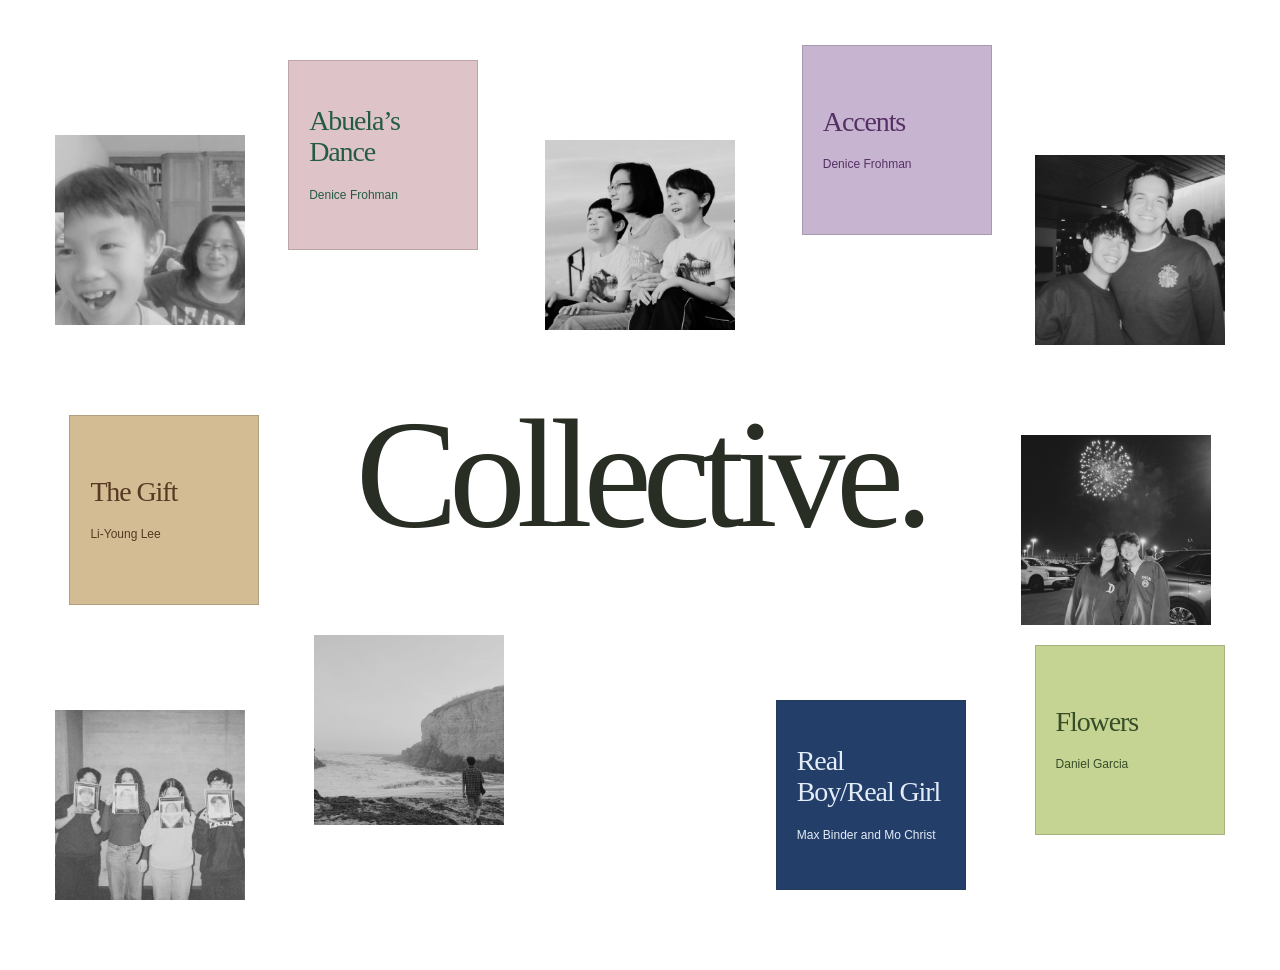
<file: p1-zine/index.html>
<!DOCTYPE html>
<html lang="en">
<head>
  <meta charset="UTF-8">
  <!-- tells the browser to use the device width for the page -->
  <meta name="viewport" content="width=device-width, initial-scale=1.0">
  <title>Poems</title>
  <!-- all the pages share this CSS file, so one change can update the whole site -->
  <link rel="stylesheet" href="style.css">
</head>
<body class="home-page">
<!-- main holds the main content of this page -->
<main class="poem-grid" aria-label="Poetry collection">
<h1 class="collection-title">Collective.</h1>
<!-- photos and poem links share the same size, mixed together like a scrapbook -->
  <img class="home-photo photo-1" src="home-media/1.png" width="240" height="240" loading="lazy">

  <a class="poem-square square-dance" href="abuelas-dance.html">
    <h2>Abuela’s Dance</h2>
    <p>Denice Frohman</p>
  </a>

  <img class="home-photo photo-2" src="home-media/2.png" width="240" height="240" loading="lazy">

  <a class="poem-square square-accents" href="accents.html">
    <h2>Accents</h2>
    <p>Denice Frohman</p>
  </a>

  <img class="home-photo photo-3" src="home-media/3.png" width="240" height="240" loading="lazy">

  <a class="poem-square square-gift" href="the-gift.html">
    <h2>The Gift</h2>
    <p>Li-Young Lee</p>
  </a>

  <img class="home-photo photo-4" src="home-media/4.png" width="240" height="240" loading="lazy">

  <a class="poem-square square-flowers" href="flowers.html">
    <h2>Flowers</h2>
    <p>Daniel Garcia</p>
  </a>

  <img class="home-photo photo-5" src="home-media/5.png" width="240" height="240" loading="lazy">

  <a class="poem-square square-real" href="realboy-real-girl.html">
    <h2>Real Boy/Real Girl</h2>
    <p>Max Binder and Mo Christ</p>
  </a>

  <img class="home-photo photo-6" src="home-media/6.png" width="240" height="240" loading="lazy">
</main>
</body>
</html>
</file>
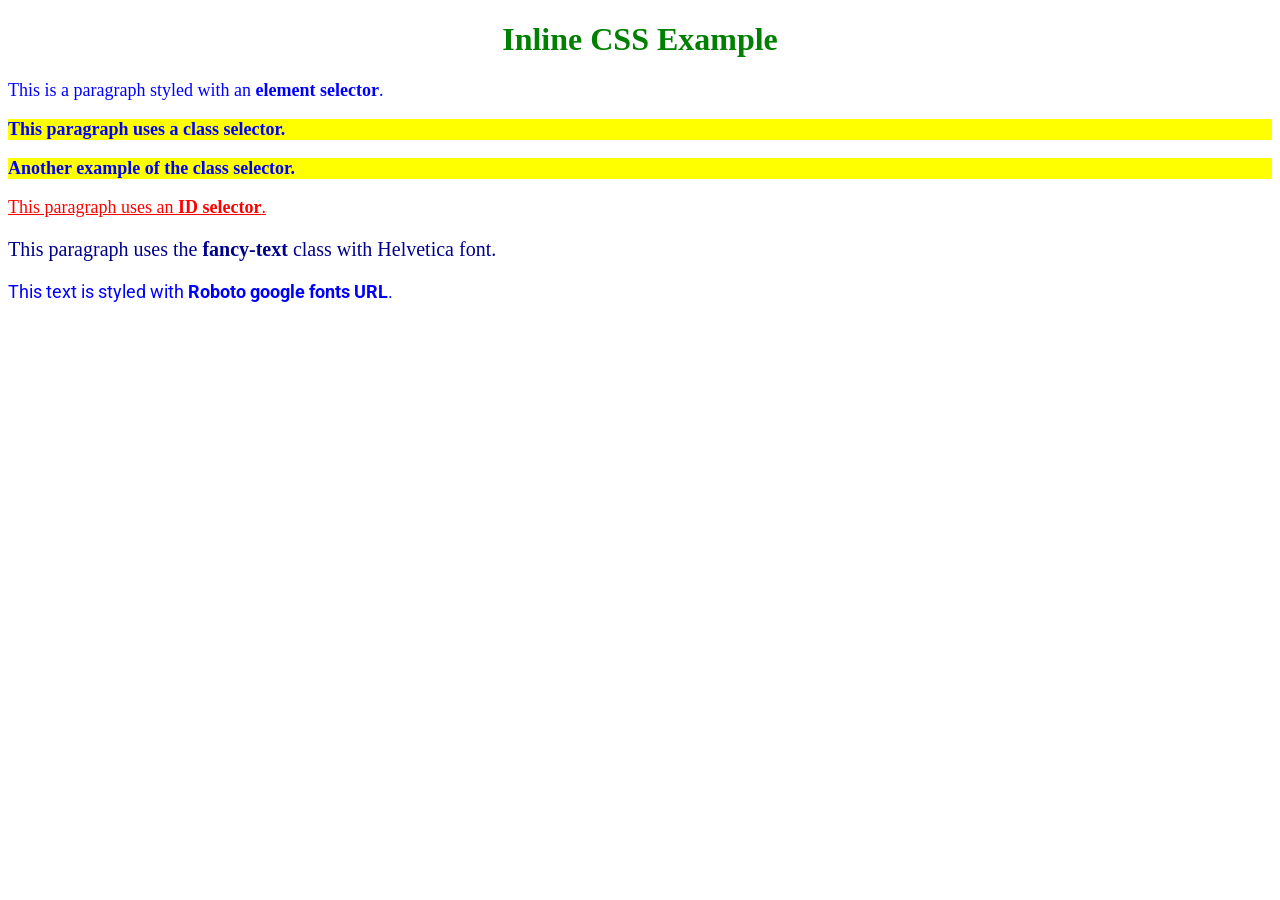
<file: s4p-css-begin/index.html>
<!DOCTYPE html>
<html>
  <head>
    <title>CSS Basics Example</title>
    <link rel="stylesheet" href="style.css" />
  
    <link rel="preconnect" href="https://fonts.googleapis.com" />
    <link rel="preconnect" href="https://fonts.gstatic.com" crossorigin />
    <link
      href="https://fonts.googleapis.com/css2?family=Athiti:wght@200;300;400;500;600;700&family=Google+Sans+Code:ital,wght@0,300..800;1,300..800&family=IBM+Plex+Sans+Thai:wght@100;200;300;400;500;600;700&family=IBM+Plex+Sans:ital,wght@0,100..700;1,100..700&family=Kanit:ital,wght@0,100;0,200;0,300;0,400;0,500;0,600;0,700;0,800;0,900;1,100;1,200;1,300;1,400;1,500;1,600;1,700;1,800;1,900&family=Libertinus+Keyboard&family=Noto+Sans+Thai:wght@100..900&family=Prompt:ital,wght@0,100;0,200;0,300;0,400;0,500;0,600;0,700;0,800;0,900;1,100;1,200;1,300;1,400;1,500;1,600;1,700;1,800;1,900&family=Roboto:ital,wght@0,100..900;1,100..900&family=Taviraj:ital,wght@0,100;0,200;0,300;0,400;0,500;0,600;0,700;0,800;0,900;1,100;1,200;1,300;1,400;1,500;1,600;1,700;1,800;1,900&display=swap"
      rel="stylesheet"
    />

    <!-- Internal CSS using declaration blocks -->
    <!-- <style>
      /* Element selector */
      p {
        color: blue;
        font-size: 18px;
      }

      /* Class selector */
      .highlight {
        background-color: yellow;
        font-weight: bold;
      }

      /* ID selector */
      #special {
        color: red;
        text-decoration: underline;
      }
    </style> -->
  </head>
  <body>
    <!-- Inline CSS -->
     <div class = "container">
    <h1 style="color: green; text-align: center">Inline CSS Example</h1>
    
    <div class = "box">
      

    <!-- Element selector applied automatically -->
    <p>This is a paragraph styled with an <b>element selector</b>.</p>

    <!-- Class selector (can be reused on many elements) -->
    <p class="highlight">This paragraph uses a <b>class selector</b>.</p>
    <p class="highlight">Another example of the <b>class selector</b>.</p>

    <!-- ID selector (should be unique on the page) -->
    <p id="special">This paragraph uses an <b>ID selector</b>.</p>

   

      <p class="fancy-text">
        This paragraph uses the <b>fancy-text</b> class with Helvetica font.
      </p>
      <p class="google-font">
        This text is styled with <b>Roboto google fonts URL</b>.
      </p> 
      
      </div>
      </div>
  </body>
</html>
</file>
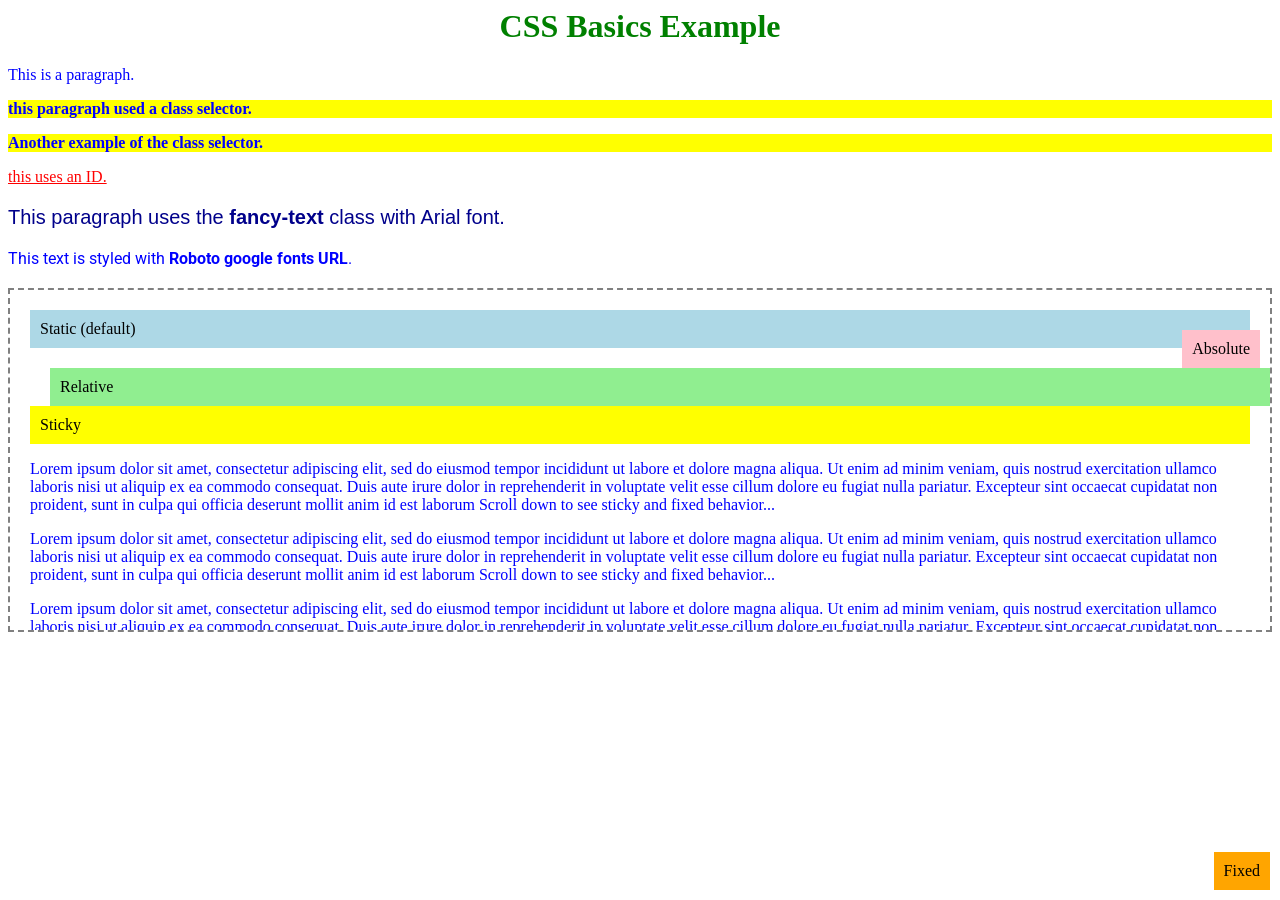
<file: s4p-css-displayStarter/index.html>
<html> 
  <head> 
    <title>CSS Basics Example</title> 
    <link rel="stylesheet" href="styles.css">
    <link rel="preconnect" href="https://fonts.googleapis.com">
    <link rel="preconnect" href="https://fonts.gstatic.com" crossorigin>
    <link href="https://fonts.googleapis.com/css2?family=Roboto:ital,wght@0,100..900;1,100..900&display=swap" rel="stylesheet">
  </head> 
  <body> 
    <div class="container">
    <h1 style="color:green; text-align: center"> CSS Basics Example</h1> 

    <div class="box">
    <p>This is a paragraph.</p> 
    <p class="highlight">this paragraph used a class selector.</p>
    <p class="highlight">Another example of the class selector.</p> 
    <p id="special">this uses an ID.</p> 
    <p class="fancy-text">This paragraph uses the <b>fancy-text</b> class with Arial font.</p> 
    <p class="google-font"> This text is styled with <b>Roboto google fonts URL</b>. </p>
    <!-- <p class="hosted-font"> This text use the hosting font</p> -->
     </div>

       <div class="position-demo"> 
    <div class="static-box">Static (default)</div> 
    <div class="relative-box">Relative</div> 
    <div class="absolute-box">Absolute</div> 
    <div class="fixed-box">Fixed</div> 
    <div class="sticky-box">Sticky</div> 
  <p> 
       Lorem ipsum dolor sit amet, consectetur adipiscing elit, sed do eiusmod tempor incididunt ut labore et dolore magna aliqua. Ut enim ad minim veniam, quis nostrud exercitation ullamco laboris nisi ut aliquip ex ea commodo consequat. Duis aute irure dolor in reprehenderit in voluptate velit esse cillum dolore eu fugiat nulla pariatur. Excepteur sint occaecat cupidatat non proident, sunt in culpa qui officia deserunt mollit anim id est laborum Scroll down to 
        see sticky and fixed behavior... 
      </p> 
  <p> 
       Lorem ipsum dolor sit amet, consectetur adipiscing elit, sed do eiusmod tempor incididunt ut labore et dolore magna aliqua. Ut enim ad minim veniam, quis nostrud exercitation ullamco laboris nisi ut aliquip ex ea commodo consequat. Duis aute irure dolor in reprehenderit in voluptate velit esse cillum dolore eu fugiat nulla pariatur. Excepteur sint occaecat cupidatat non proident, sunt in culpa qui officia deserunt mollit anim id est laborum Scroll down to 
        see sticky and fixed behavior... 
      </p> 
  <p> 
       Lorem ipsum dolor sit amet, consectetur adipiscing elit, sed do eiusmod tempor incididunt ut labore et dolore magna aliqua. Ut enim ad minim veniam, quis nostrud exercitation ullamco laboris nisi ut aliquip ex ea commodo consequat. Duis aute irure dolor in reprehenderit in voluptate velit esse cillum dolore eu fugiat nulla pariatur. Excepteur sint occaecat cupidatat non proident, sunt in culpa qui officia deserunt mollit anim id est laborum Scroll down to 
        see sticky and fixed behavior... 
      </p> 
  </div> 
     </div>
  </body>
</html>
</file>
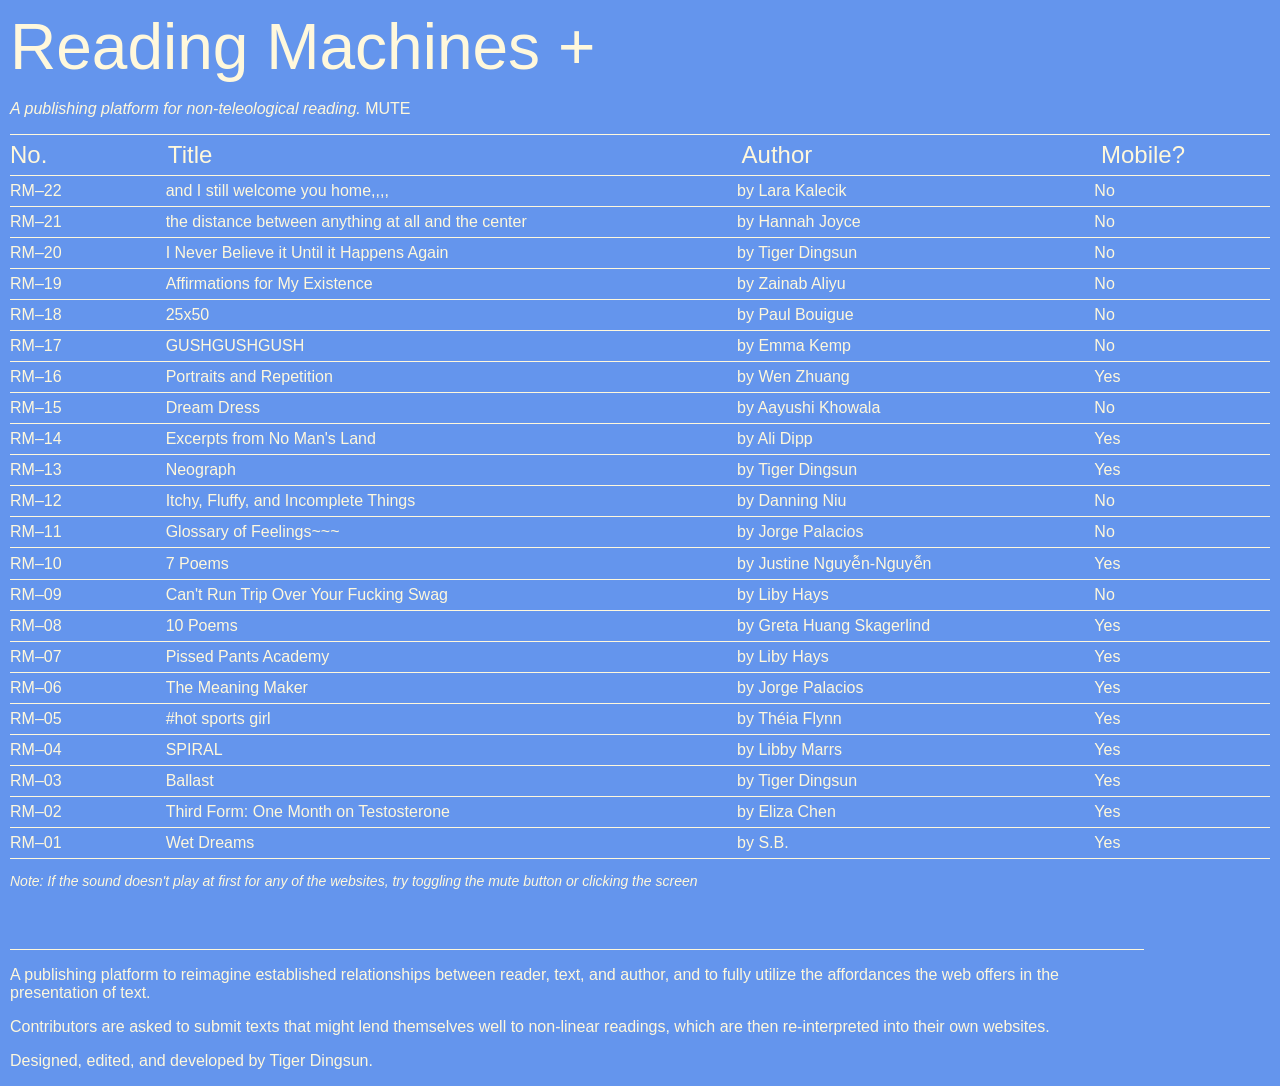
<file: zine-recreate/index.html>
<!DOCTYPE html>
<html lang="en">
<head>
  <meta charset="UTF-8">
  <meta name="viewport" content="width=device-width, initial-scale=1.0">
  <title>Reading Machines</title>
  <link rel="stylesheet" href="style.css">
</head>
<body>
  <div>
    <h1>Reading Machines +</h1>
    <p><em>A publishing platform for non-teleological reading.</em> MUTE</p>
  </div>

    <!-- Each paragraph is a publication. Spans make the columns. -->
    <div class="publications">
      <p class="headings">
        <span class="number">No.</span>
        <span class="title">Title</span>
        <span class="author">Author</span>
        <span class="mobile">Mobile?</span>
      </p>
      <p>
        <span class="number">RM–22</span>
        <span class="title">and I still welcome you home,,,,</span>
        <span class="author">by Lara Kalecik</span>
        <span class="mobile">No</span>
      </p>
      <p>
        <span class="number">RM–21</span>
        <span class="title">the distance between anything at all and the center</span>
        <span class="author">by Hannah Joyce</span>
        <span class="mobile">No</span>
      </p>
      <p>
        <span class="number">RM–20</span>
        <span class="title">I Never Believe it Until it Happens Again</span>
        <span class="author">by Tiger Dingsun</span>
        <span class="mobile">No</span>
      </p>
      <p>
        <span class="number">RM–19</span>
        <span class="title">Affirmations for My Existence</span>
        <span class="author">by Zainab Aliyu</span>
        <span class="mobile">No</span>
      </p>
      <p>
        <span class="number">RM–18</span>
        <span class="title">25x50</span>
        <span class="author">by Paul Bouigue</span>
        <span class="mobile">No</span>
      </p>
      <p>
        <span class="number">RM–17</span>
        <span class="title">GUSHGUSHGUSH</span>
        <span class="author">by Emma Kemp</span>
        <span class="mobile">No</span>
      </p>
      <p>
        <span class="number">RM–16</span>
        <span class="title">Portraits and Repetition</span>
        <span class="author">by Wen Zhuang</span>
        <span class="mobile">Yes</span>
      </p>
      <p>
        <span class="number">RM–15</span>
        <span class="title">Dream Dress</span>
        <span class="author">by Aayushi Khowala</span>
        <span class="mobile">No</span>
      </p>
      <p>
        <span class="number">RM–14</span>
        <span class="title">Excerpts from No Man's Land</span>
        <span class="author">by Ali Dipp</span>
        <span class="mobile">Yes</span>
      </p>
      <p>
        <span class="number">RM–13</span>
        <span class="title">Neograph</span>
        <span class="author">by Tiger Dingsun</span>
        <span class="mobile">Yes</span>
      </p>
      <p>
        <span class="number">RM–12</span>
        <span class="title">Itchy, Fluffy, and Incomplete Things</span>
        <span class="author">by Danning Niu</span>
        <span class="mobile">No</span>
      </p>
      <p>
        <span class="number">RM–11</span>
        <span class="title">Glossary of Feelings~~~</span>
        <span class="author">by Jorge Palacios</span>
        <span class="mobile">No</span>
      </p>
      <p>
        <span class="number">RM–10</span>
        <span class="title">7 Poems</span>
        <span class="author">by Justine Nguyễn-Nguyễn</span>
        <span class="mobile">Yes</span>
      </p>
      <p>
        <span class="number">RM–09</span>
        <span class="title">Can't Run Trip Over Your Fucking Swag</span>
        <span class="author">by Liby Hays</span>
        <span class="mobile">No</span>
      </p>
      <p>
        <span class="number">RM–08</span>
        <span class="title">10 Poems</span>
        <span class="author">by Greta Huang Skagerlind</span>
        <span class="mobile">Yes</span>
      </p>
      <p>
        <span class="number">RM–07</span>
        <span class="title">Pissed Pants Academy</span>
        <span class="author">by Liby Hays</span>
        <span class="mobile">Yes</span>
      </p>
      <p>
        <span class="number">RM–06</span>
        <span class="title">The Meaning Maker</span>
        <span class="author">by Jorge Palacios</span>
        <span class="mobile">Yes</span>
      </p>
      <p>
        <span class="number">RM–05</span>
        <span class="title">#hot sports girl</span>
        <span class="author">by Théia Flynn</span>
        <span class="mobile">Yes</span>
      </p>
      <p>
        <span class="number">RM–04</span>
        <span class="title">SPIRAL</span>
        <span class="author">by Libby Marrs</span>
        <span class="mobile">Yes</span>
      </p>
      <p>
        <span class="number">RM–03</span>
        <span class="title">Ballast</span>
        <span class="author">by Tiger Dingsun</span>
        <span class="mobile">Yes</span>
      </p>
      <p>
        <span class="number">RM–02</span>
        <span class="title">Third Form: One Month on Testosterone</span>
        <span class="author">by Eliza Chen</span>
        <span class="mobile">Yes</span>
      </p>
      <p>
        <span class="number">RM–01</span>
        <span class="title">Wet Dreams</span>
        <span class="author">by S.B.</span>
        <span class="mobile">Yes</span>
      </p>
    </div>
    <p class="sound-note"><em>Note: If the sound doesn't play at first for any of the websites, try toggling the mute button or clicking the screen</em></p>

    <div class="about">
      <p>A publishing platform to reimagine established relationships between reader, text, and author, and to fully utilize the affordances the web offers in the presentation of text.</p>
      <p>Contributors are asked to submit texts that might lend themselves well to non-linear readings, which are then re-interpreted into their own websites.</p>
      <p>Designed, edited, and developed by Tiger Dingsun.</p>
    </div>
</body>
</html>
</file>
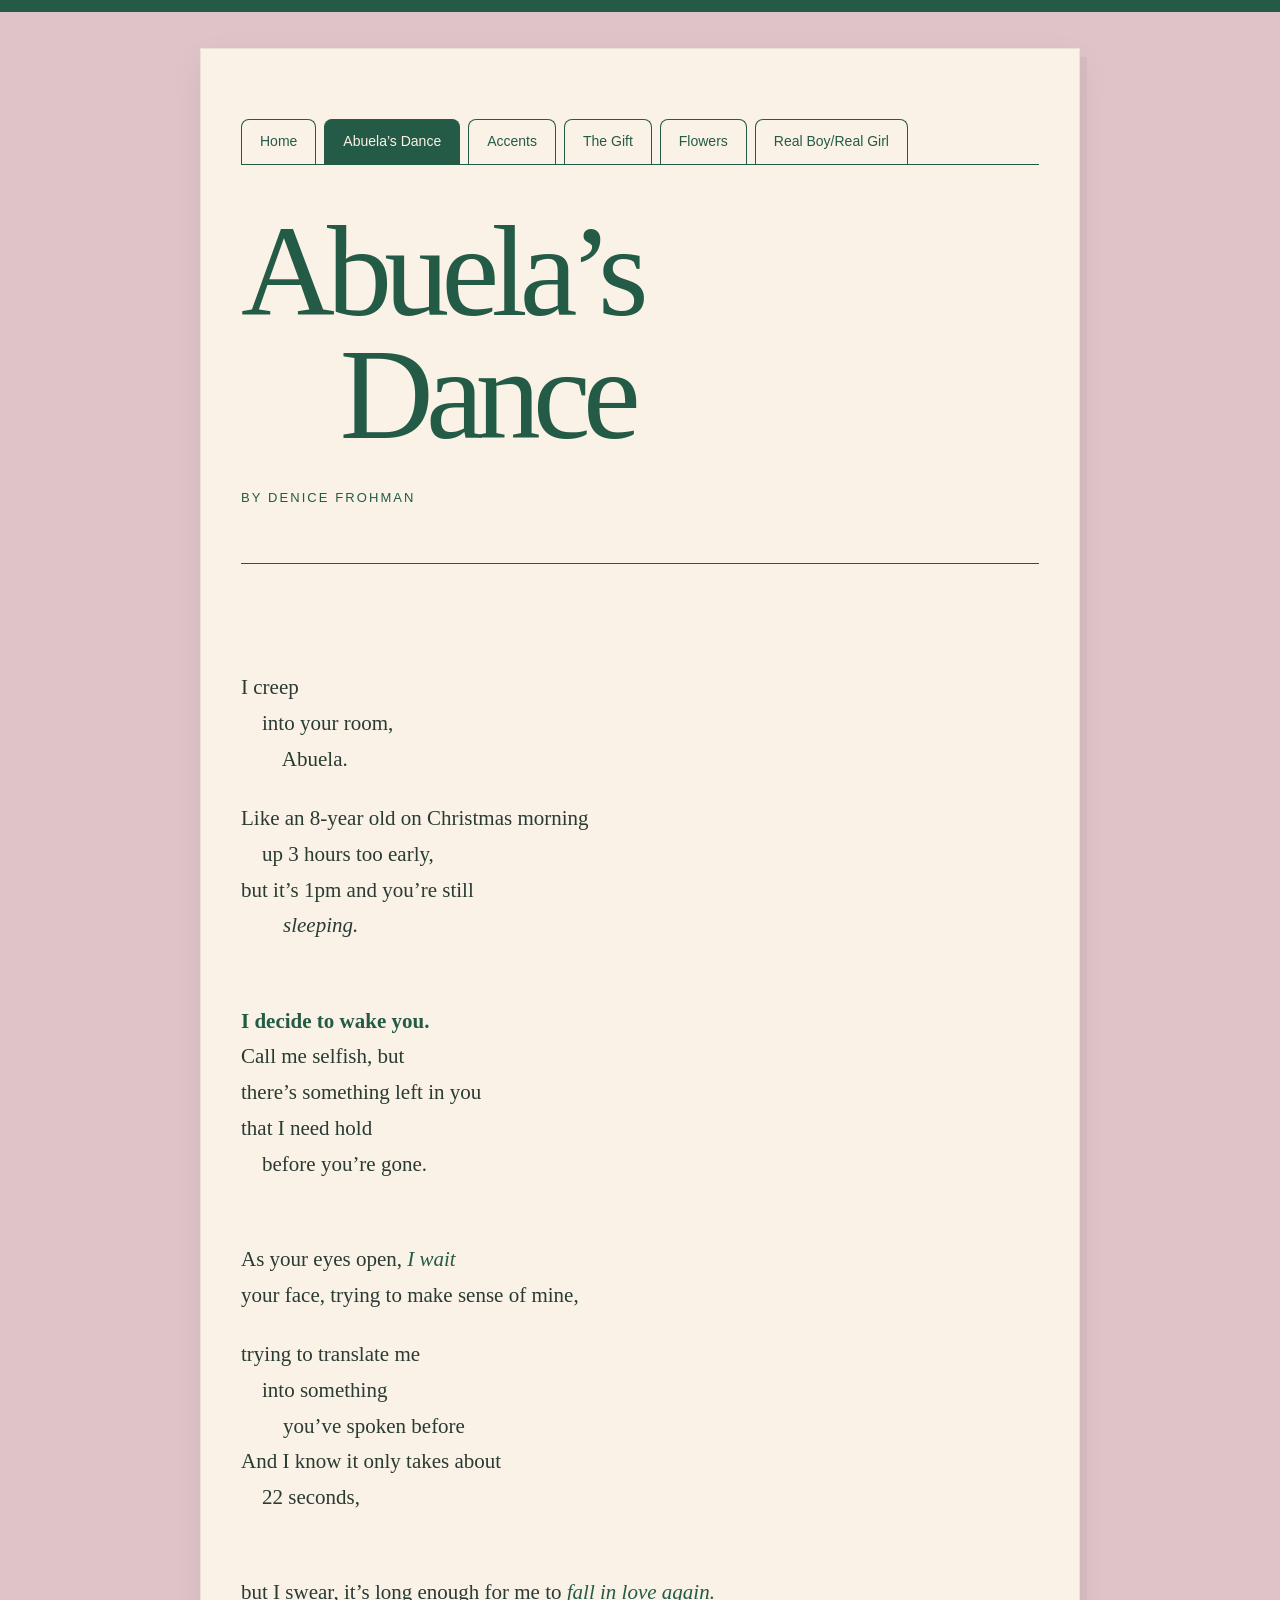
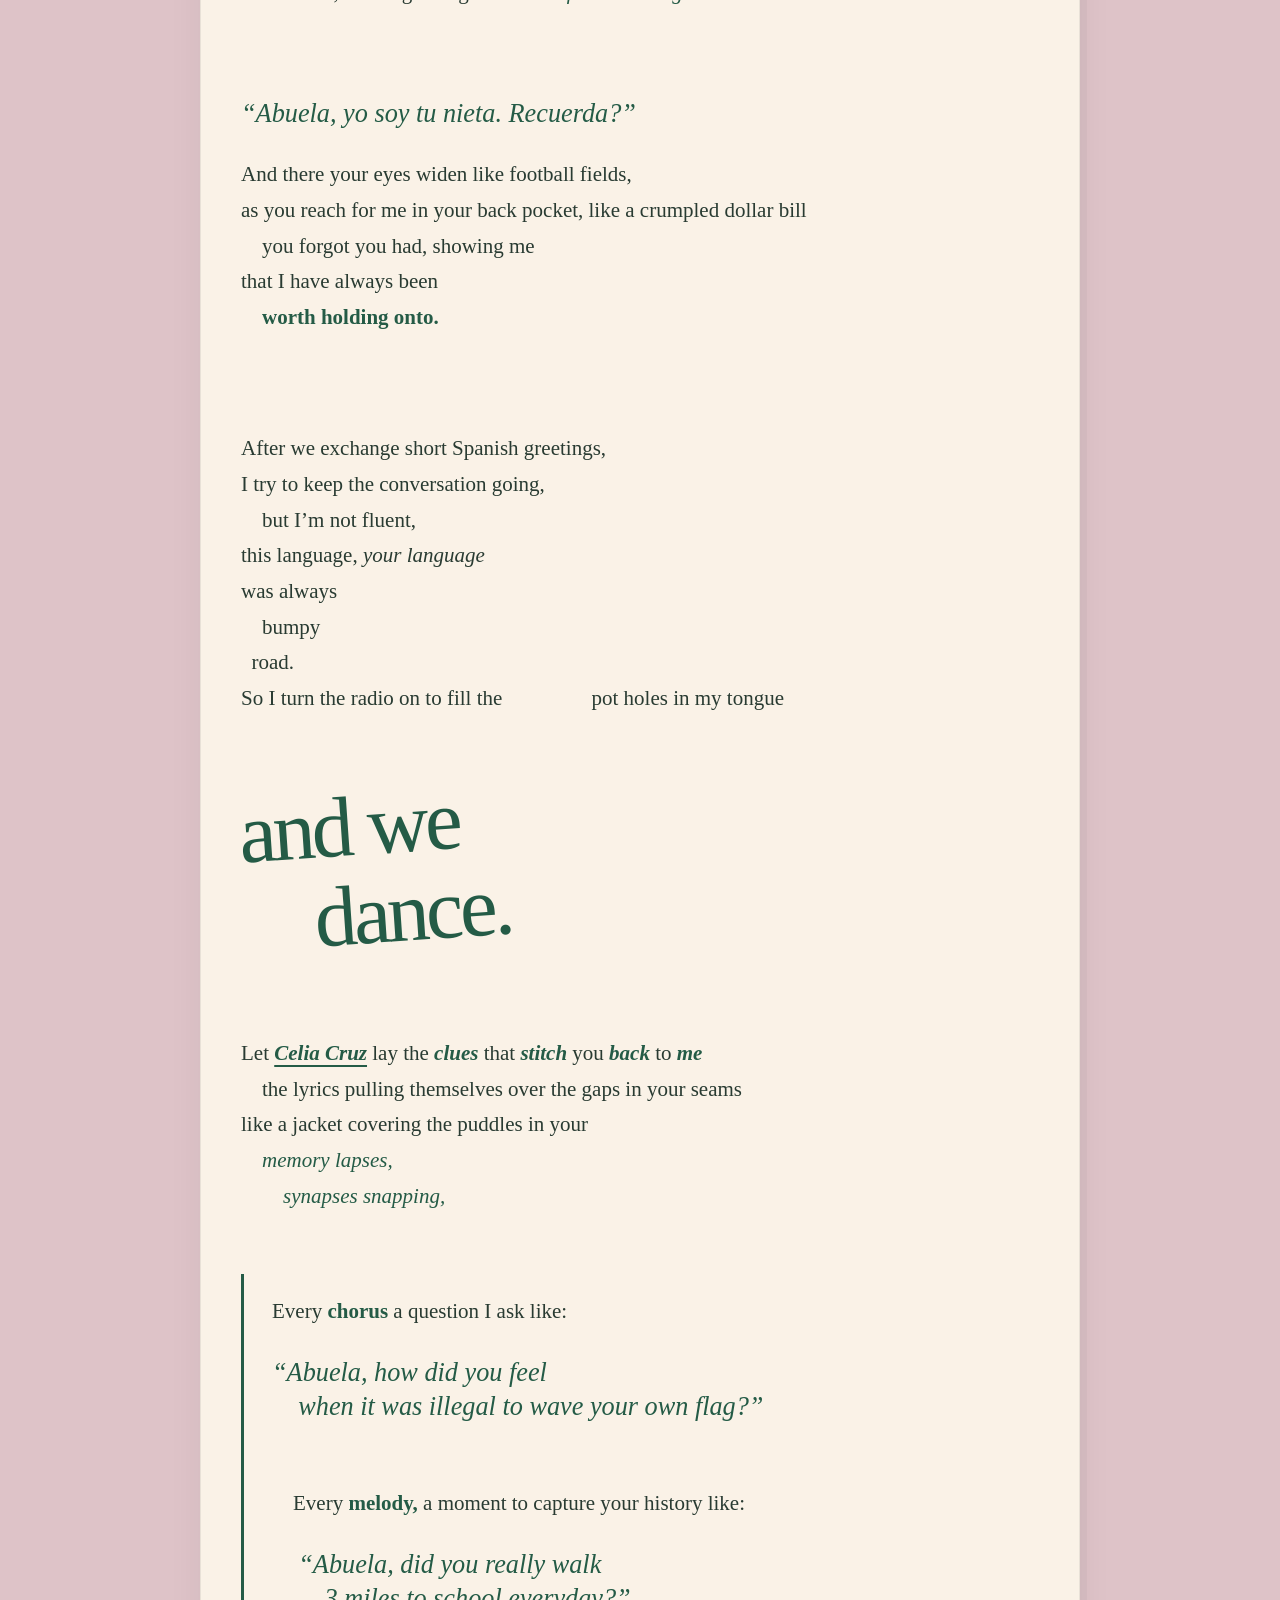
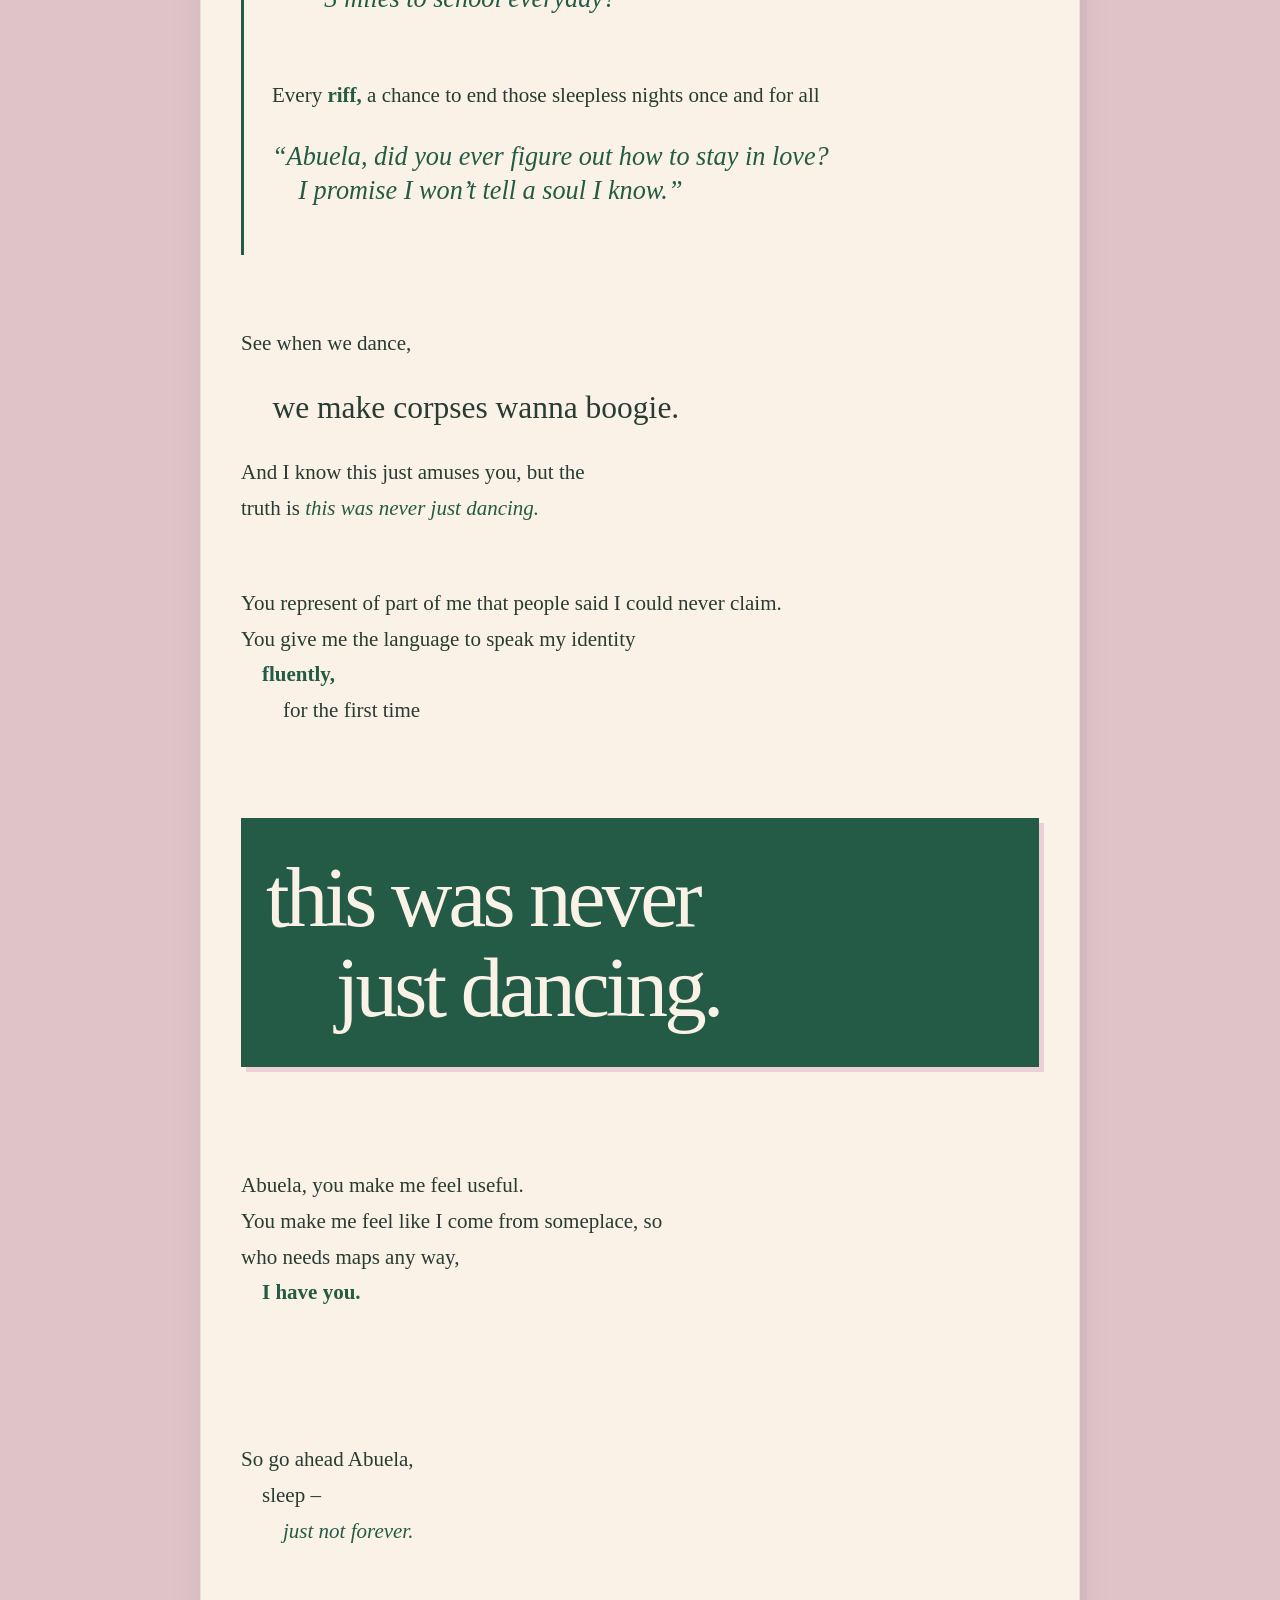
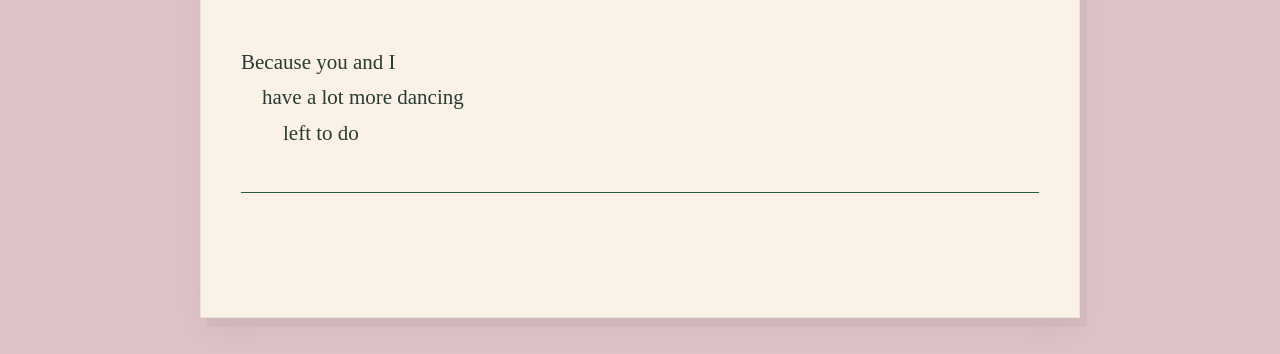
<file: p1-zine/abuelas-dance.html>
<!DOCTYPE html>
<html lang="en">
<head>
  <meta charset="UTF-8">
  <!-- tells the browser to use the device width for the page -->
  <meta name="viewport" content="width=device-width, initial-scale=1.0">
  <title>Abuela’s Dance — Denice Frohman</title>
  <!-- all the pages share this CSS file, so one change can update the whole site -->
  <link rel="stylesheet" href="style.css">
</head>
<body>
<!-- main holds the main content of this page -->
<main>
<!-- little tabs so both poems have a place here -->
<!-- these are regular page links. CSS is what makes them look like tabs -->
<nav class="poem-tabs" aria-label="Poems">
  <a href="index.html">Home</a>
  <a href="abuelas-dance.html" aria-current="page">Abuela’s Dance</a>
  <a href="accents.html">Accents</a>
  <a href="the-gift.html">The Gift</a>
  <a href="flowers.html">Flowers</a>
  <a href="realboy-real-girl.html">Real Boy/Real Girl</a>
</nav>
<!-- aria-current on the link above tells CSS which tab to fill in -->
<!-- letting the title take up some space before the poem starts -->
<!-- title and author go together in the header -->
<header>
<h1>Abuela’s<br>&nbsp;&nbsp;&nbsp;&nbsp;Dance</h1>
<p class="byline">by Denice Frohman</p>
</header>
<br><br>

<p>
    I creep<br>
    &nbsp;&nbsp;&nbsp;&nbsp;into your room,<br>
    &nbsp;&nbsp;&nbsp;&nbsp;&nbsp;&nbsp;&nbsp;&nbsp;Abuela.
</p>
<p>
    Like an 8-year old on Christmas morning<br>
    &nbsp;&nbsp;&nbsp;&nbsp;up 3 hours too early,<br>
    but it’s 1pm and you’re still<br>
    &nbsp;&nbsp;&nbsp;&nbsp;&nbsp;&nbsp;&nbsp;&nbsp;<i>sleeping.</i>
</p>
<br>
<p>
    <b>I decide to wake you.</b><br>
    Call me selfish, but<br>
    there’s something left in you<br>
    that I need hold<br>
    &nbsp;&nbsp;&nbsp;&nbsp;before you’re gone.
</p>
<br>
<p>
    As your eyes open, <em>I wait</em><br>
    your face, trying to make sense of mine,
</p>
<p>
    trying to translate me<br>
    &nbsp;&nbsp;&nbsp;&nbsp;into something<br>
    &nbsp;&nbsp;&nbsp;&nbsp;&nbsp;&nbsp;&nbsp;&nbsp;you’ve spoken before<br>
    And I know it only takes about
    <br> &nbsp;&nbsp;&nbsp;&nbsp;22 seconds,
</p>
<br>
<p>but I swear, it’s long enough for me to <em>fall in love again.</em></p>
<br>

<h3>“Abuela, yo soy tu nieta. Recuerda?”</h3>
<p>
    And there your eyes widen like football fields,<br>
    as you reach for me in your back pocket, like a crumpled dollar bill<br>
    &nbsp;&nbsp;&nbsp;&nbsp;you forgot you had, showing me<br>
    that I have always been<br>
    &nbsp;&nbsp;&nbsp;&nbsp;<b>worth holding onto.</b>
</p>
<br><br>

<p>
    After we exchange short Spanish greetings,<br>
    I try to keep the conversation going,<br>
    &nbsp;&nbsp;&nbsp;&nbsp;but I’m not fluent,<br>
    this language, <i>your language</i><br>
    was always<br>
    &nbsp;&nbsp;&nbsp;&nbsp;bumpy<br>
    &nbsp;&nbsp;road.<br>
    So I turn the radio on to fill the &nbsp;&nbsp;&nbsp;&nbsp;&nbsp;&nbsp;&nbsp;&nbsp;&nbsp;&nbsp;&nbsp;&nbsp;&nbsp;&nbsp;&nbsp;&nbsp;pot holes in my tongue
</p>
<!-- this is where the radio comes on, so the type gets louder too -->
<h2 class="dance">and we<br>&nbsp;&nbsp;&nbsp;&nbsp;dance.</h2>
<br>

<p>
    Let <a href="https://www.youtube.com/watch?v=TxRWQHCSmUg" target="_blank" rel="noopener noreferrer"><b><i>Celia Cruz</i></b></a> lay the <b><i>clues</i></b> that <b><i>stitch</i></b> you <b><i>back</i></b> to <b><i>me</i></b><br>
    &nbsp;&nbsp;&nbsp;&nbsp;the lyrics pulling themselves over the gaps in your seams<br>
    like a jacket covering the puddles in your<br>
    &nbsp;&nbsp;&nbsp;&nbsp;<em>memory lapses,</em><br>
    &nbsp;&nbsp;&nbsp;&nbsp;&nbsp;&nbsp;&nbsp;&nbsp;<em>synapses snapping,</em>
</p>
<br>
<!-- keeping all the questions together like a little conversation -->
<div class="questions">
    <p>Every <b>chorus</b> a question I ask like:</p>
    <h3>“Abuela, how did you feel<br>&nbsp;&nbsp;&nbsp;&nbsp;when it was illegal to wave your own flag?”</h3>
    <br>
    <p>&nbsp;&nbsp;&nbsp;&nbsp;Every <b>melody,</b> a moment to capture your history like:</p>
    <h3>&nbsp;&nbsp;&nbsp;&nbsp;“Abuela, did you really walk<br>&nbsp;&nbsp;&nbsp;&nbsp;&nbsp;&nbsp;&nbsp;&nbsp;3 miles to school everyday?”</h3>
    <br>
    <p>Every <b>riff,</b> a chance to end those sleepless nights once and for all</p>
    <h3>“Abuela, did you ever figure out how to stay in love?<br>&nbsp;&nbsp;&nbsp;&nbsp;I promise I won’t tell a soul I know.”</h3>
</div>
<br><br>

<p>See when we dance,</p>
<h2>&nbsp;&nbsp;&nbsp;&nbsp;we make corpses wanna boogie.</h2>
<p>
    And I know this just amuses you, but the<br>
    truth is <em>this was never just dancing.</em>
</p>
<br>
<p>
    You represent of part of me that people said I could never claim.<br>
    You give me the language to speak my identity<br>
    &nbsp;&nbsp;&nbsp;&nbsp;<b>fluently,</b><br>
    &nbsp;&nbsp;&nbsp;&nbsp;&nbsp;&nbsp;&nbsp;&nbsp;for the first time
</p>
<br>
<!-- CSS handles the movement here so i can slow it down (or turn it off) -->
<div class="refrain">
<h2>this was never<br>&nbsp;&nbsp;&nbsp;&nbsp;just dancing.</h2>
</div>
<br><br>

<p>
    Abuela, you make me feel useful.<br>
    You make me feel like I come from someplace, so<br>
    who needs maps any way,<br>
    &nbsp;&nbsp;&nbsp;&nbsp;<b>I have you.</b>
</p>
<br><br><br>
<p>
    So go ahead Abuela,<br>
    &nbsp;&nbsp;&nbsp;&nbsp;sleep –<br>
    &nbsp;&nbsp;&nbsp;&nbsp;&nbsp;&nbsp;&nbsp;&nbsp;<em>just not forever.</em>
</p>
<br><br>
<p>
    Because you and I<br>
    &nbsp;&nbsp;&nbsp;&nbsp;have a lot more dancing<br>
    &nbsp;&nbsp;&nbsp;&nbsp;&nbsp;&nbsp;&nbsp;&nbsp;left to do
</p>

</main>
</body>
</html>
</file>
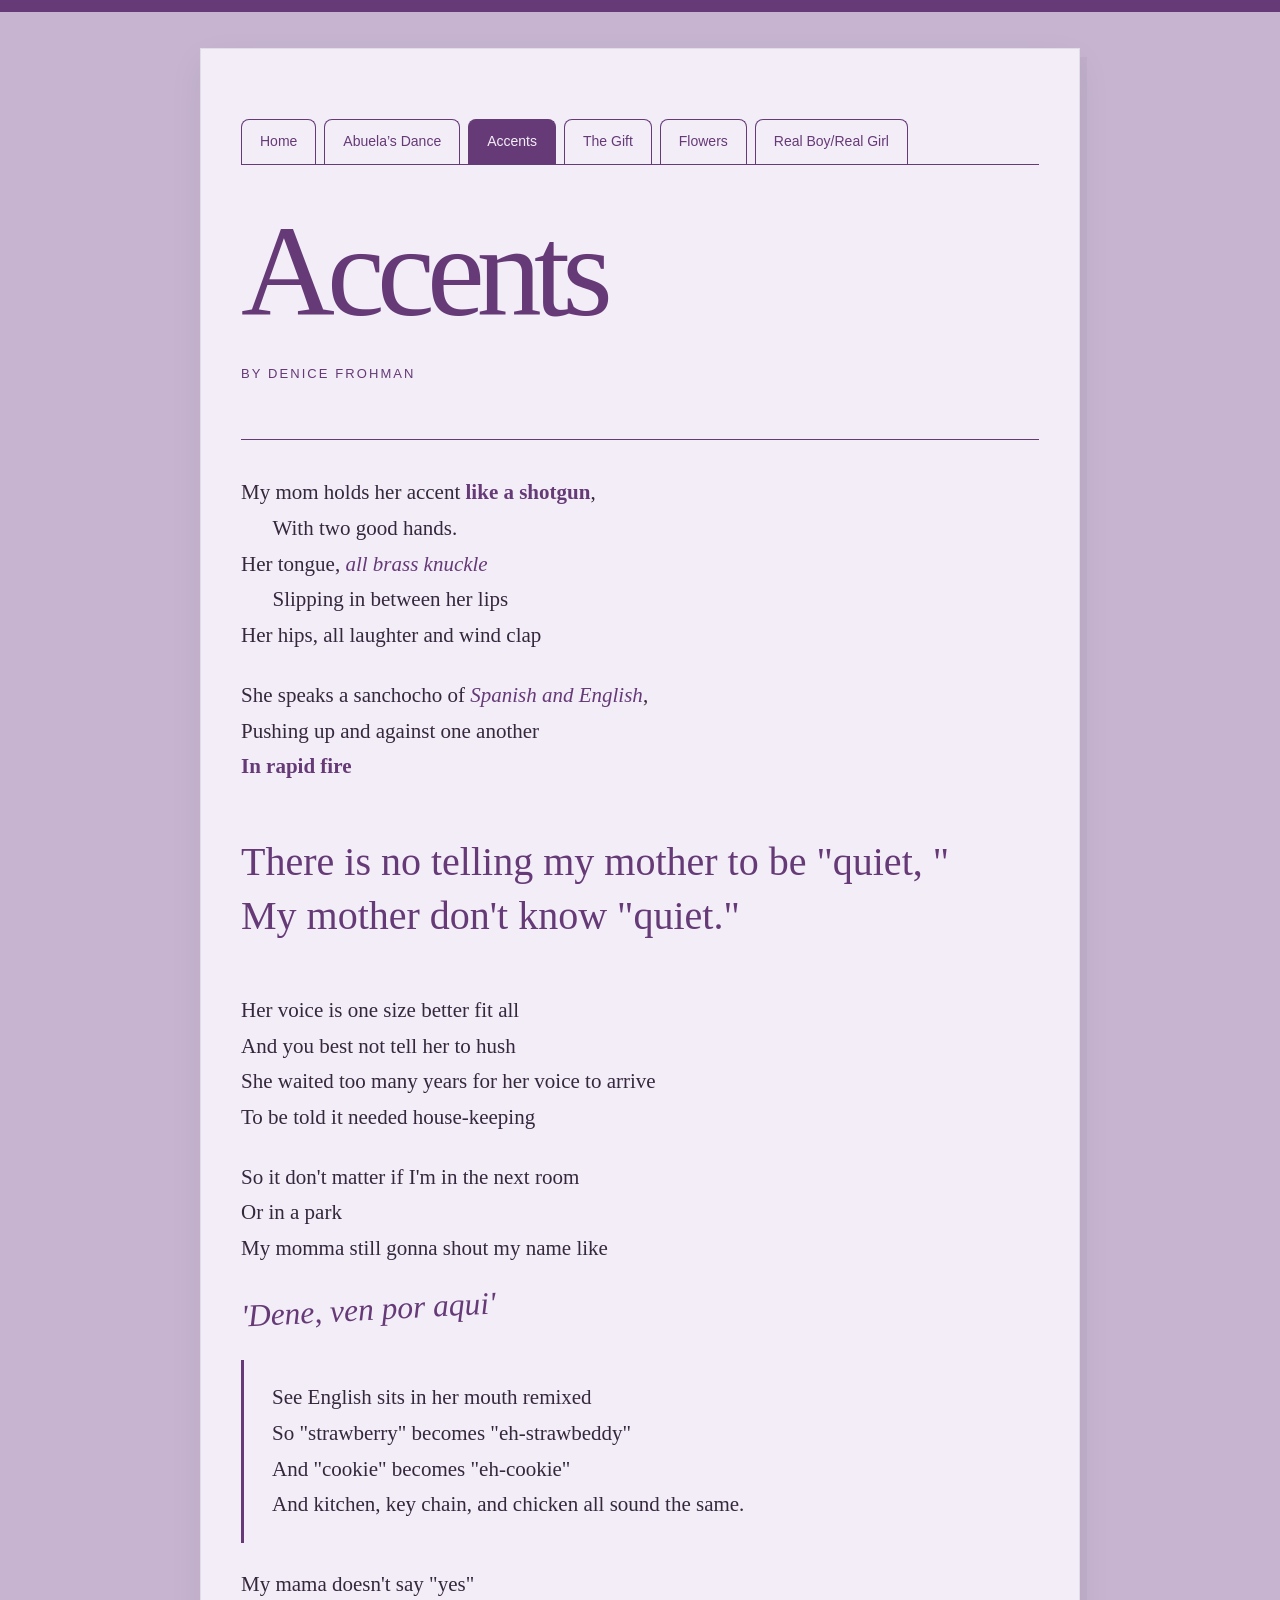
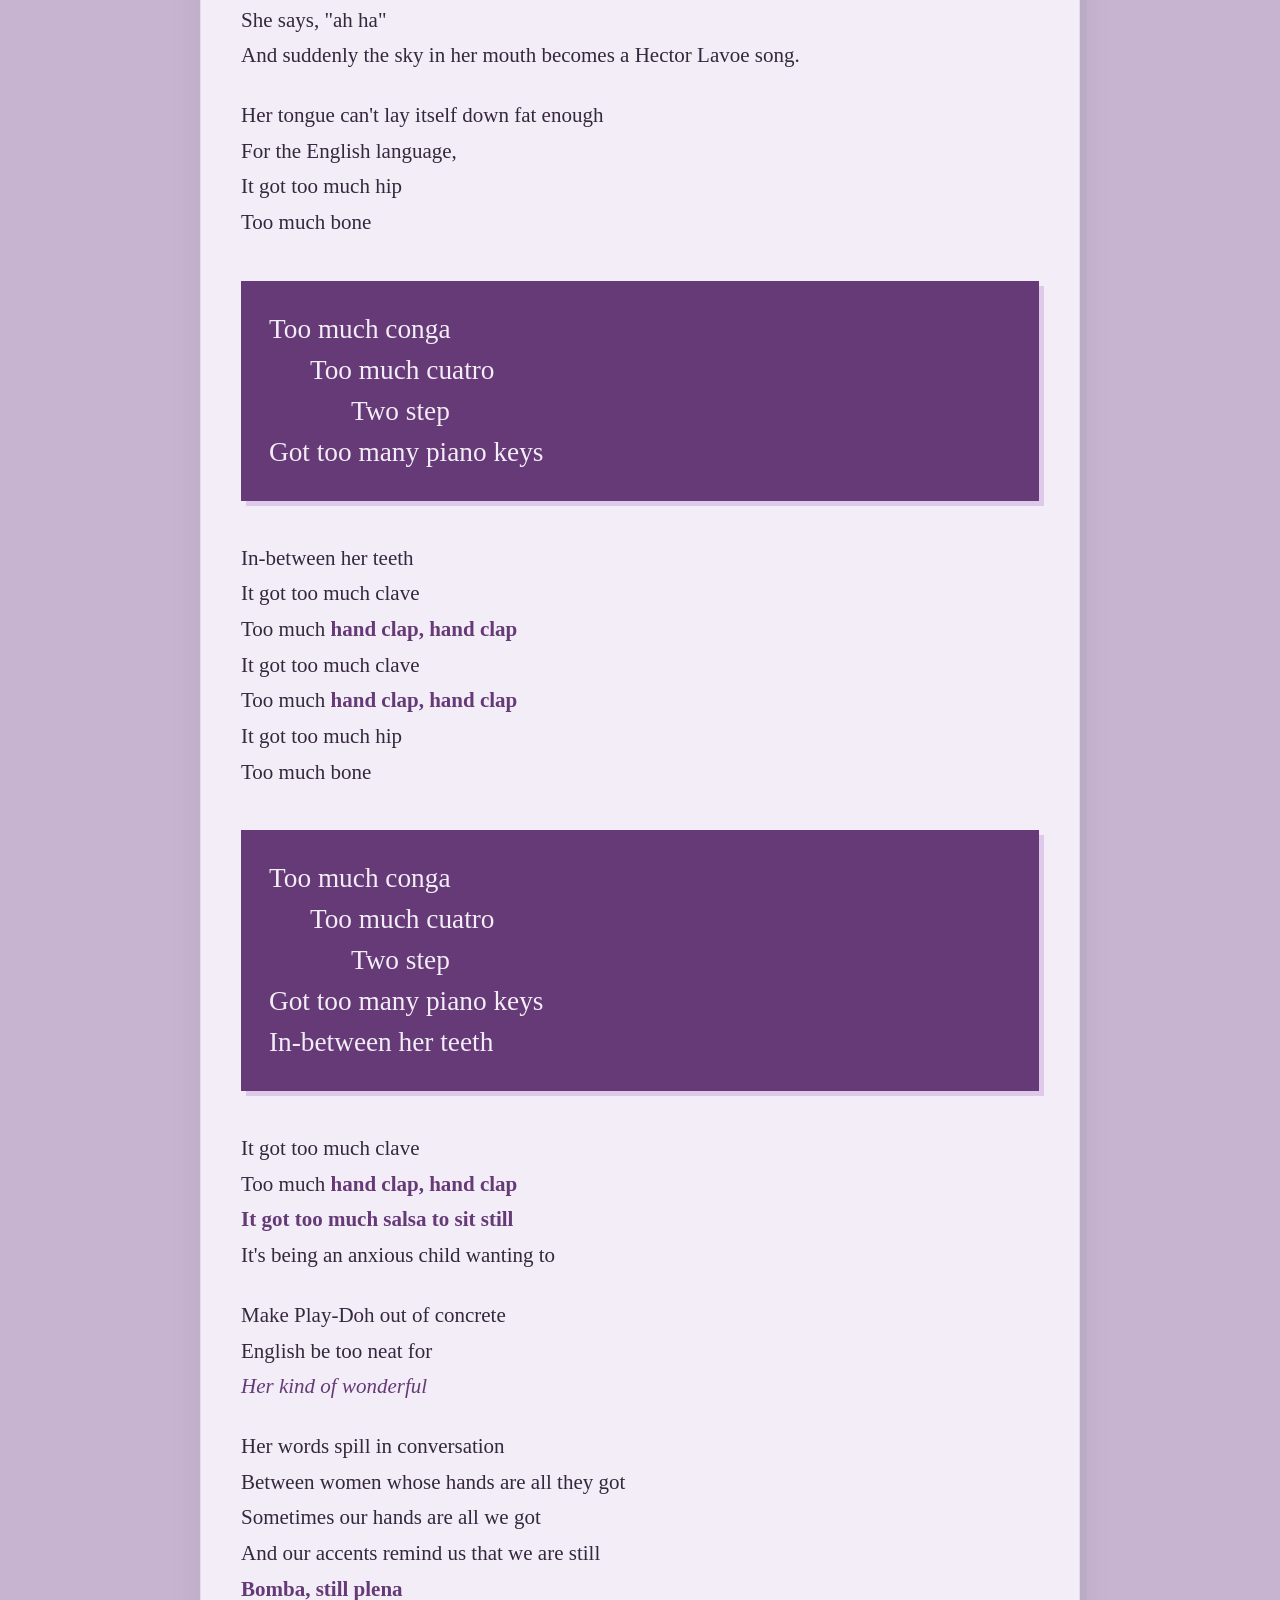
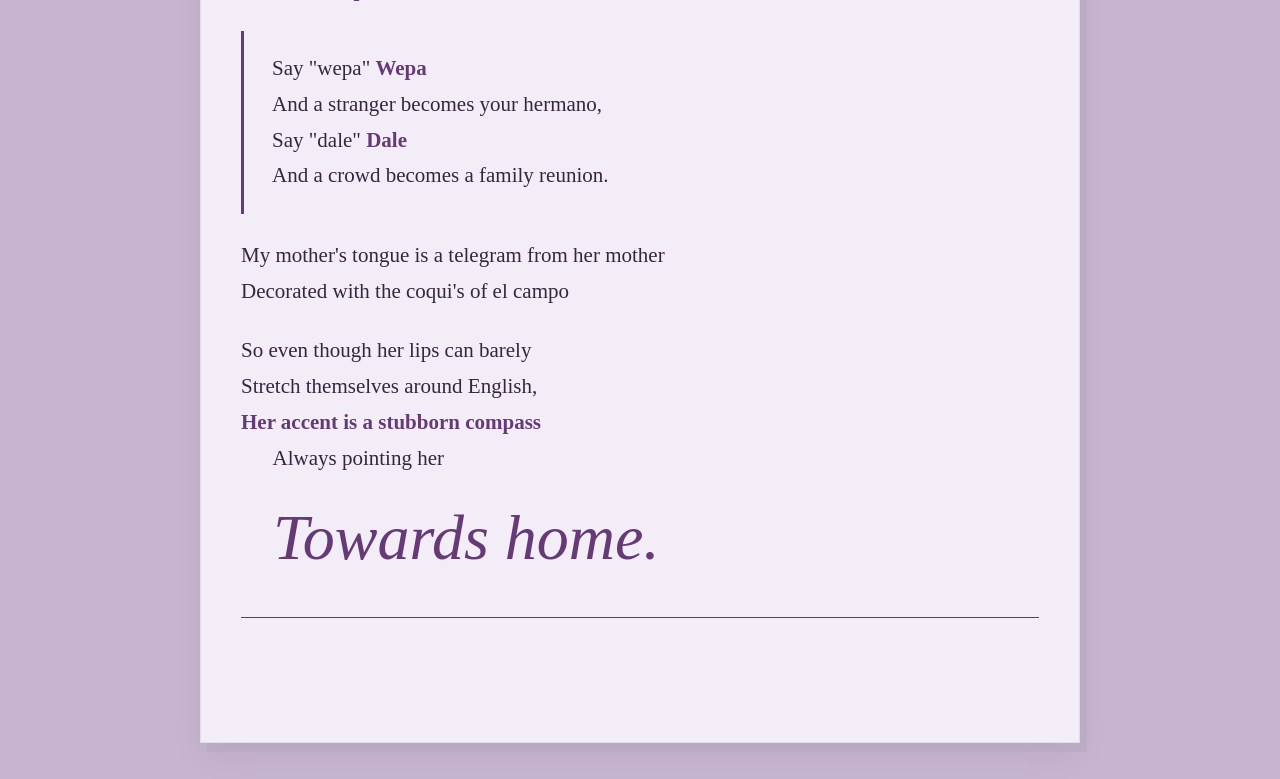
<file: p1-zine/accents.html>
<!DOCTYPE html>
<html lang="en">
<head>
  <meta charset="UTF-8">
  <meta name="viewport" content="width=device-width, initial-scale=1.0">
  <title>Accents — Denice Frohman</title>
  <link rel="stylesheet" href="style.css">
</head>
<body class="accents-page">
<main>
<!-- links to home and each poem in the zine -->
<nav class="poem-tabs" aria-label="Poems">
  <a href="index.html">Home</a>
  <a href="abuelas-dance.html">Abuela’s Dance</a>
  <a href="accents.html" aria-current="page">Accents</a>
  <a href="the-gift.html">The Gift</a>
  <a href="flowers.html">Flowers</a>
  <a href="realboy-real-girl.html">Real Boy/Real Girl</a>
</nav>
<header>
  <h1>Accents</h1>
  <p class="byline">by Denice Frohman</p>
</header>
<!-- keeping the line breaks so you can hear the rhythm while reading -->
<p>
  My mom holds her accent <b>like a shotgun</b>,<br>
  <span class="indent">With two good hands.</span><br>
  Her tongue, <em>all brass knuckle</em><br>
  <span class="indent">Slipping in between her lips</span><br>
  Her hips, all laughter and wind clap
</p>

<p>
  She speaks a sanchocho of <em>Spanish and English</em>,<br>
  Pushing up and against one another<br>
  <b>In rapid fire</b>
</p>

<!-- giving her voice some room. this part should feel loud -->
<p class="voice">
  There is no telling my mother to be &quot;quiet, &quot;<br>
  My mother don&#x27;t know &quot;quiet.&quot;
</p>

<p>
  Her voice is one size better fit all<br>
  And you best not tell her to hush<br>
  She waited too many years for her voice to arrive<br>
  To be told it needed house-keeping
</p>

<p>
  So it don&#x27;t matter if I&#x27;m in the next room<br>
  Or in a park<br>
  My momma still gonna shout my name like<br>
  <span class="callout">&#x27;Dene, ven por aqui&#x27;</span>
</p>

<!-- keeping the remixed words together in their own section -->
<p class="questions">
  See English sits in her mouth remixed<br>
  So &quot;strawberry&quot; becomes &quot;eh-strawbeddy&quot;<br>
  And &quot;cookie&quot; becomes &quot;eh-cookie&quot;<br>
  And kitchen, key chain, and chicken all sound the same.
</p>

<p>
  My mama doesn&#x27;t say &quot;yes&quot;<br>
  She says, &quot;ah ha&quot;<br>
  And suddenly the sky in her mouth becomes a Hector Lavoe song.
</p>

<p>
  Her tongue can&#x27;t lay itself down fat enough<br>
  For the English language,<br>
  It got too much hip<br>
  Too much bone
</p>

<!-- the repeated lines step across the page like a dance -->
<p class="rhythm">
  Too much conga<br>
  <span class="indent">Too much cuatro</span><br>
  <span class="indent step">Two step</span><br>
  Got too many piano keys
</p>

<p>
  In-between her teeth<br>
  It got too much clave<br>
  Too much <b>hand clap, hand clap</b><br>
  It got too much clave<br>
  Too much <b>hand clap, hand clap</b><br>
  It got too much hip<br>
  Too much bone
</p>

<!-- the repeated lines step across the page like a dance -->
<p class="rhythm">
  Too much conga<br>
  <span class="indent">Too much cuatro</span><br>
  <span class="indent step">Two step</span><br>
  Got too many piano keys<br>
  In-between her teeth
</p>

<p>
  It got too much clave<br>
  Too much <b>hand clap, hand clap</b><br>
  <span class="salsa">It got too much salsa to sit still</span><br>
  It&#x27;s being an anxious child wanting to
</p>

<p>
  Make Play-Doh out of concrete<br>
  English be too neat for<br>
  <em>Her kind of wonderful</em>
</p>

<p>
  Her words spill in conversation<br>
  Between women whose hands are all they got<br>
  Sometimes our hands are all we got<br>
  And our accents remind us that we are still<br>
  <b>Bomba, still plena</b>
</p>

<p class="questions">
  Say &quot;wepa&quot; <b>Wepa</b><br>
  And a stranger becomes your hermano,<br>
  Say &quot;dale&quot; <b>Dale</b><br>
  And a crowd becomes a family reunion.
</p>

<p>
  My mother&#x27;s tongue is a telegram from her mother<br>
  Decorated with the coqui&#x27;s of el campo
</p>

<p>
  So even though her lips can barely<br>
  Stretch themselves around English,<br>
  <b>Her accent is a stubborn compass</b><br>
  <span class="indent">Always pointing her</span><br>
  <span class="home">Towards home.</span>
</p>
</main>
</body>
</html>
</file>
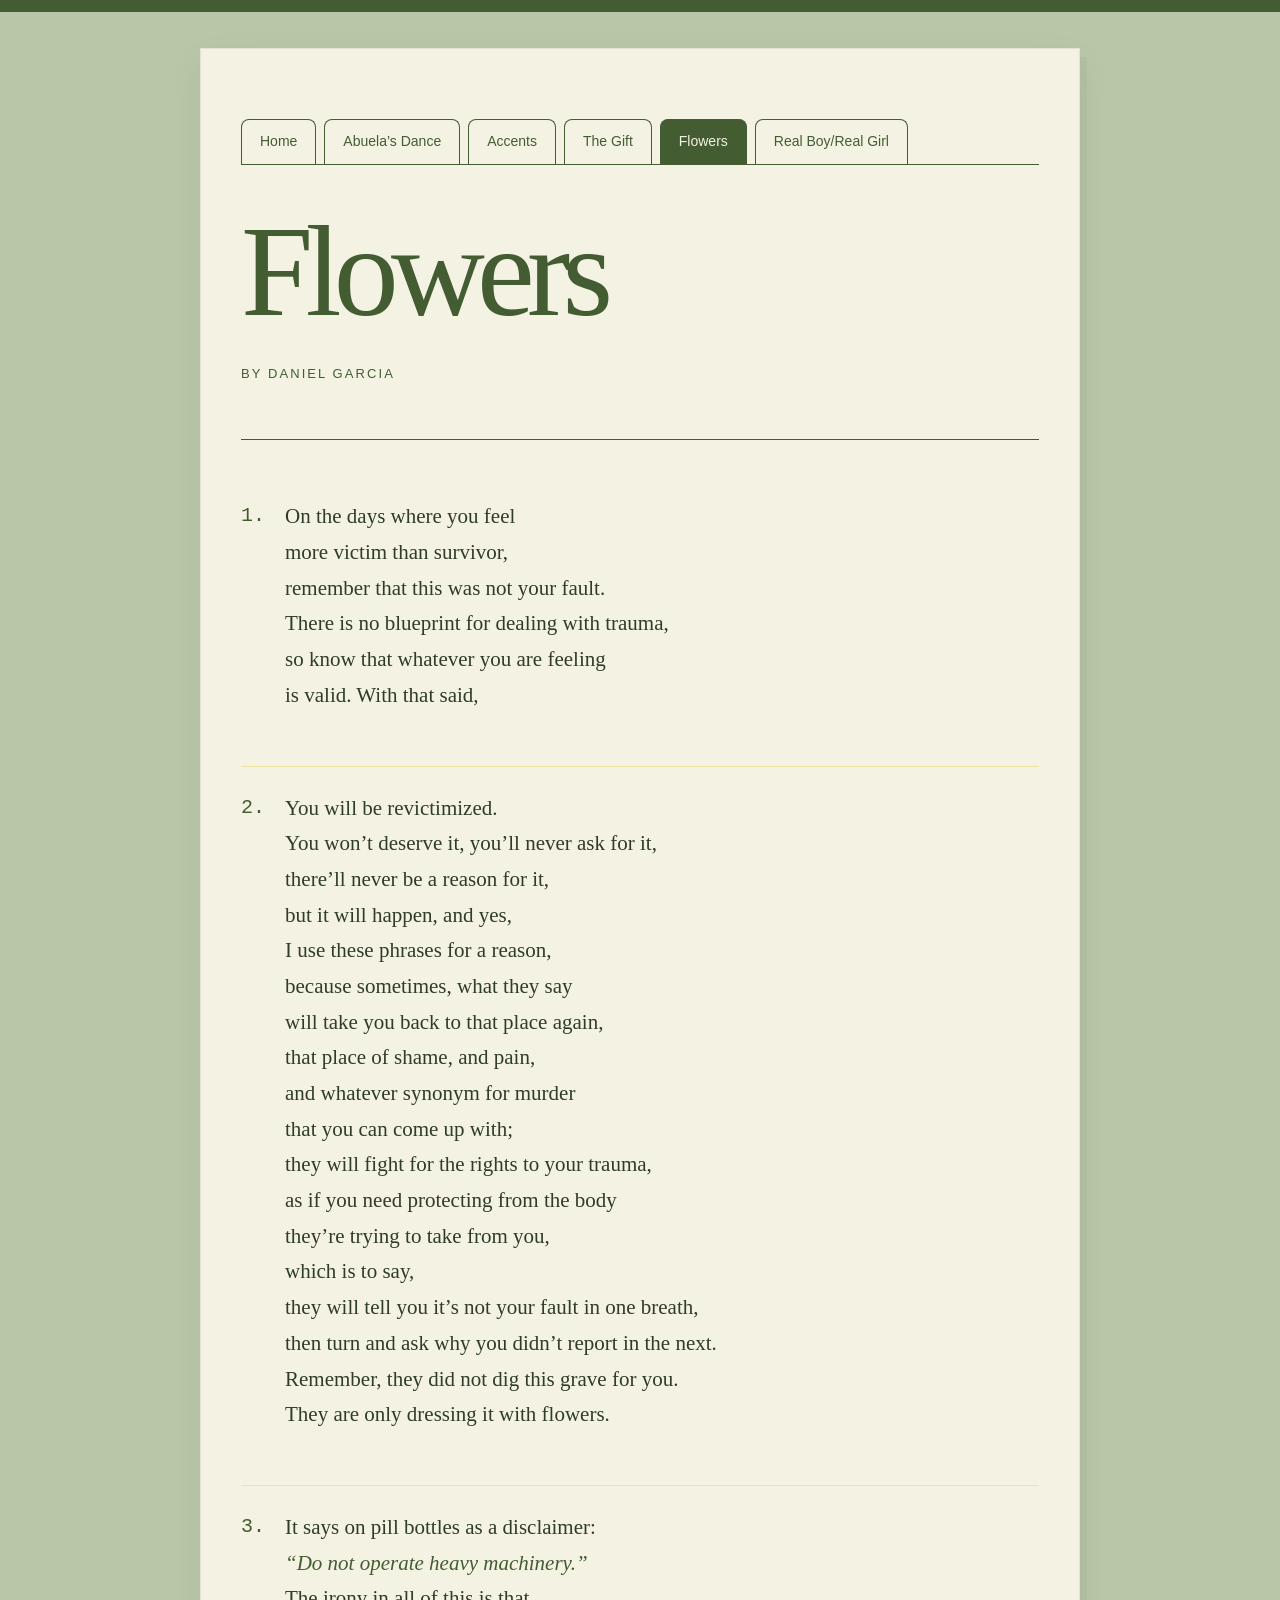
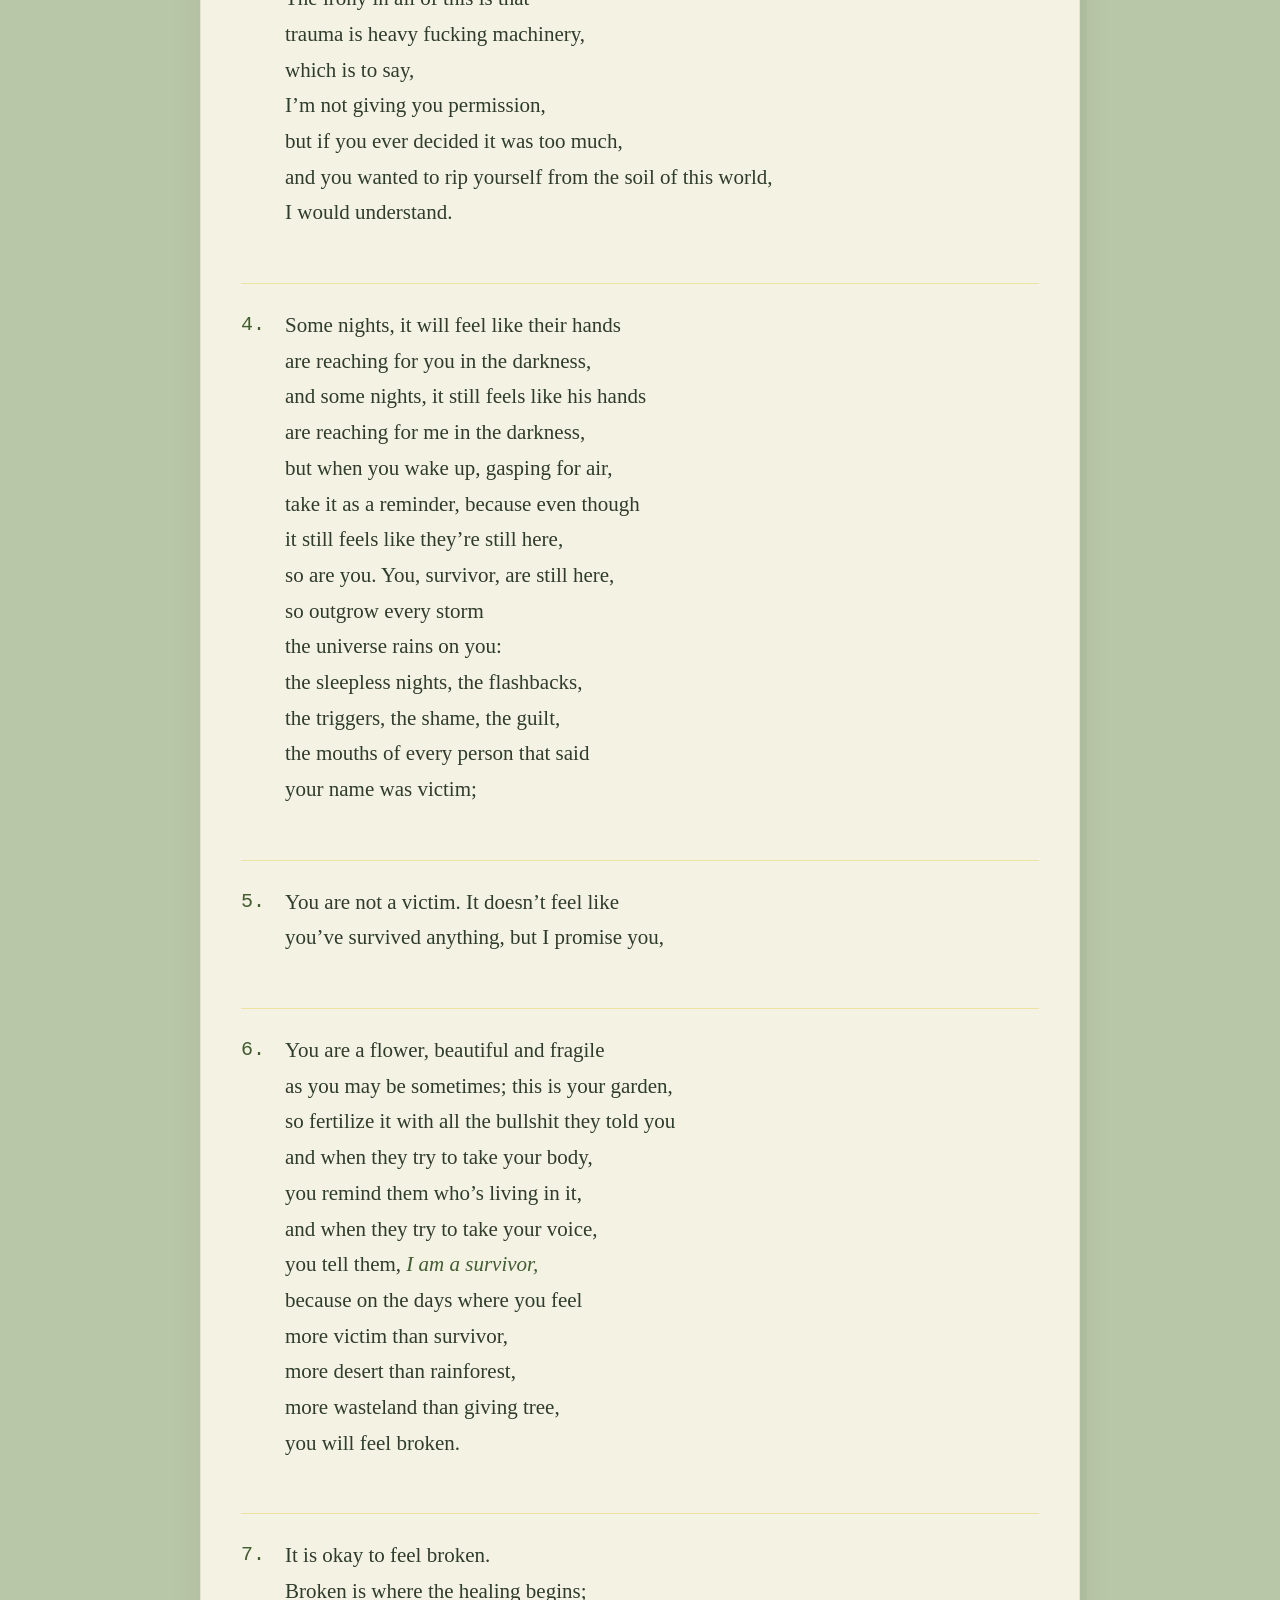
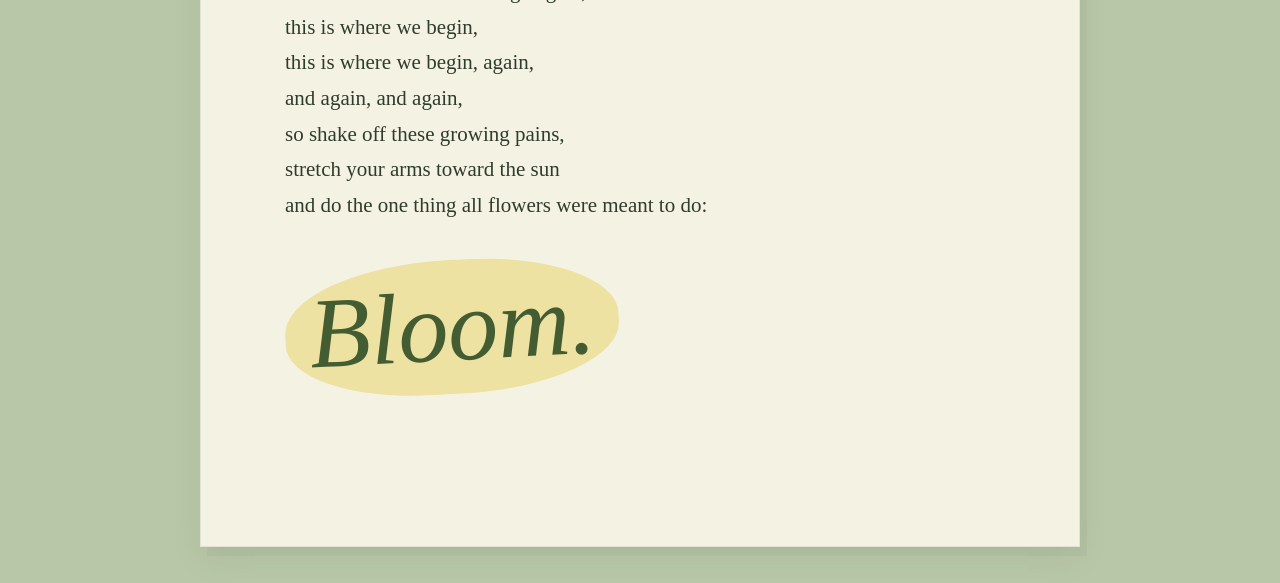
<file: p1-zine/flowers.html>
<!DOCTYPE html>
<html lang="en">
<head>
  <meta charset="UTF-8">
  <!-- tells the browser to use the device width for the page -->
  <meta name="viewport" content="width=device-width, initial-scale=1.0">
  <title>Flowers — Daniel Garcia</title>
  <!-- all the pages share this CSS file, so one change can update the whole site -->
  <link rel="stylesheet" href="style.css">
</head>
<body class="flowers-page">
<!-- main holds the main content of this page -->
<main>
<!-- keeping all four poems together in the tabs -->
<!-- these are regular page links. CSS is what makes them look like tabs -->
<nav class="poem-tabs" aria-label="Poems">
  <a href="index.html">Home</a>
  <a href="abuelas-dance.html">Abuela’s Dance</a>
  <a href="accents.html">Accents</a>
  <a href="the-gift.html">The Gift</a>
  <a href="flowers.html" aria-current="page">Flowers</a>
  <a href="realboy-real-girl.html">Real Boy/Real Girl</a>
</nav>
<!-- aria-current on the link above tells CSS which tab to fill in -->
<!-- title and author go together in the header -->
<header>
  <h1>Flowers</h1>
  <p class="byline">by Daniel Garcia</p>
</header>
<!-- each number gets its own section so there is room to pause -->
<!-- aria-labelledby connects this section to its numbered heading -->
<section class="flower-stanza" aria-labelledby="part-1">
  <h2 id="part-1" class="stanza-number">1.</h2>
  <p>
    On the days where you feel<br>
    more victim than survivor,<br>
    remember that this was not your fault.<br>
    There is no blueprint for dealing with trauma,<br>
    so know that whatever you are feeling<br>
    is valid. With that said,
  </p>
</section>

<section class="flower-stanza" aria-labelledby="part-2">
  <h2 id="part-2" class="stanza-number">2.</h2>
  <p>
    You will be revictimized.<br>
    You won’t deserve it, you’ll never ask for it,<br>
    there’ll never be a reason for it,<br>
    but it will happen, and yes,<br>
    I use these phrases for a reason,<br>
    because sometimes, what they say<br>
    will take you back to that place again,<br>
    that place of shame, and pain,<br>
    and whatever synonym for murder<br>
    that you can come up with;<br>
    they will fight for the rights to your trauma,<br>
    as if you need protecting from the body<br>
    they’re trying to take from you,<br>
    which is to say,<br>
    they will tell you it’s not your fault in one breath,<br>
    then turn and ask why you didn’t report in the next.<br>
    Remember, they did not dig this grave for you.<br>
    They are only dressing it with flowers.
  </p>
</section>

<section class="flower-stanza" aria-labelledby="part-3">
  <h2 id="part-3" class="stanza-number">3.</h2>
  <p>
    It says on pill bottles as a disclaimer:<br>
    <em>“Do not operate heavy machinery.”</em><br>
    The irony in all of this is that<br>
    trauma is heavy fucking machinery,<br>
    which is to say,<br>
    I’m not giving you permission,<br>
    but if you ever decided it was too much,<br>
    and you wanted to rip yourself from the soil of this world,<br>
    I would understand.
  </p>
</section>

<section class="flower-stanza" aria-labelledby="part-4">
  <h2 id="part-4" class="stanza-number">4.</h2>
  <p>
    Some nights, it will feel like their hands<br>
    are reaching for you in the darkness,<br>
    and some nights, it still feels like his hands<br>
    are reaching for me in the darkness,<br>
    but when you wake up, gasping for air,<br>
    take it as a reminder, because even though<br>
    it still feels like they’re still here,<br>
    so are you. You, survivor, are still here,<br>
    so outgrow every storm<br>
    the universe rains on you:<br>
    the sleepless nights, the flashbacks,<br>
    the triggers, the shame, the guilt,<br>
    the mouths of every person that said<br>
    your name was victim;
  </p>
</section>

<section class="flower-stanza" aria-labelledby="part-5">
  <h2 id="part-5" class="stanza-number">5.</h2>
  <p>
    You are not a victim. It doesn’t feel like<br>
    you’ve survived anything, but I promise you,
  </p>
</section>

<section class="flower-stanza" aria-labelledby="part-6">
  <h2 id="part-6" class="stanza-number">6.</h2>
  <p>
    You are a flower, beautiful and fragile<br>
    as you may be sometimes; this is your garden,<br>
    so fertilize it with all the bullshit they told you<br>
    and when they try to take your body,<br>
    you remind them who’s living in it,<br>
    and when they try to take your voice,<br>
    you tell them, <em>I am a survivor,</em><br>
    because on the days where you feel<br>
    more victim than survivor,<br>
    more desert than rainforest,<br>
    more wasteland than giving tree,<br>
    you will feel broken.
  </p>
</section>

<section class="flower-stanza" aria-labelledby="part-7">
  <h2 id="part-7" class="stanza-number">7.</h2>
  <p>
    It is okay to feel broken.<br>
    Broken is where the healing begins;<br>
    this is where we begin,<br>
    this is where we begin, again,<br>
    and again, and again,<br>
    so shake off these growing pains,<br>
    stretch your arms toward the sun<br>
    and do the one thing all flowers were meant to do:<br>
    <span class="bloom">Bloom.</span>
  </p>
</section>
</main>
</body>
</html>
</file>
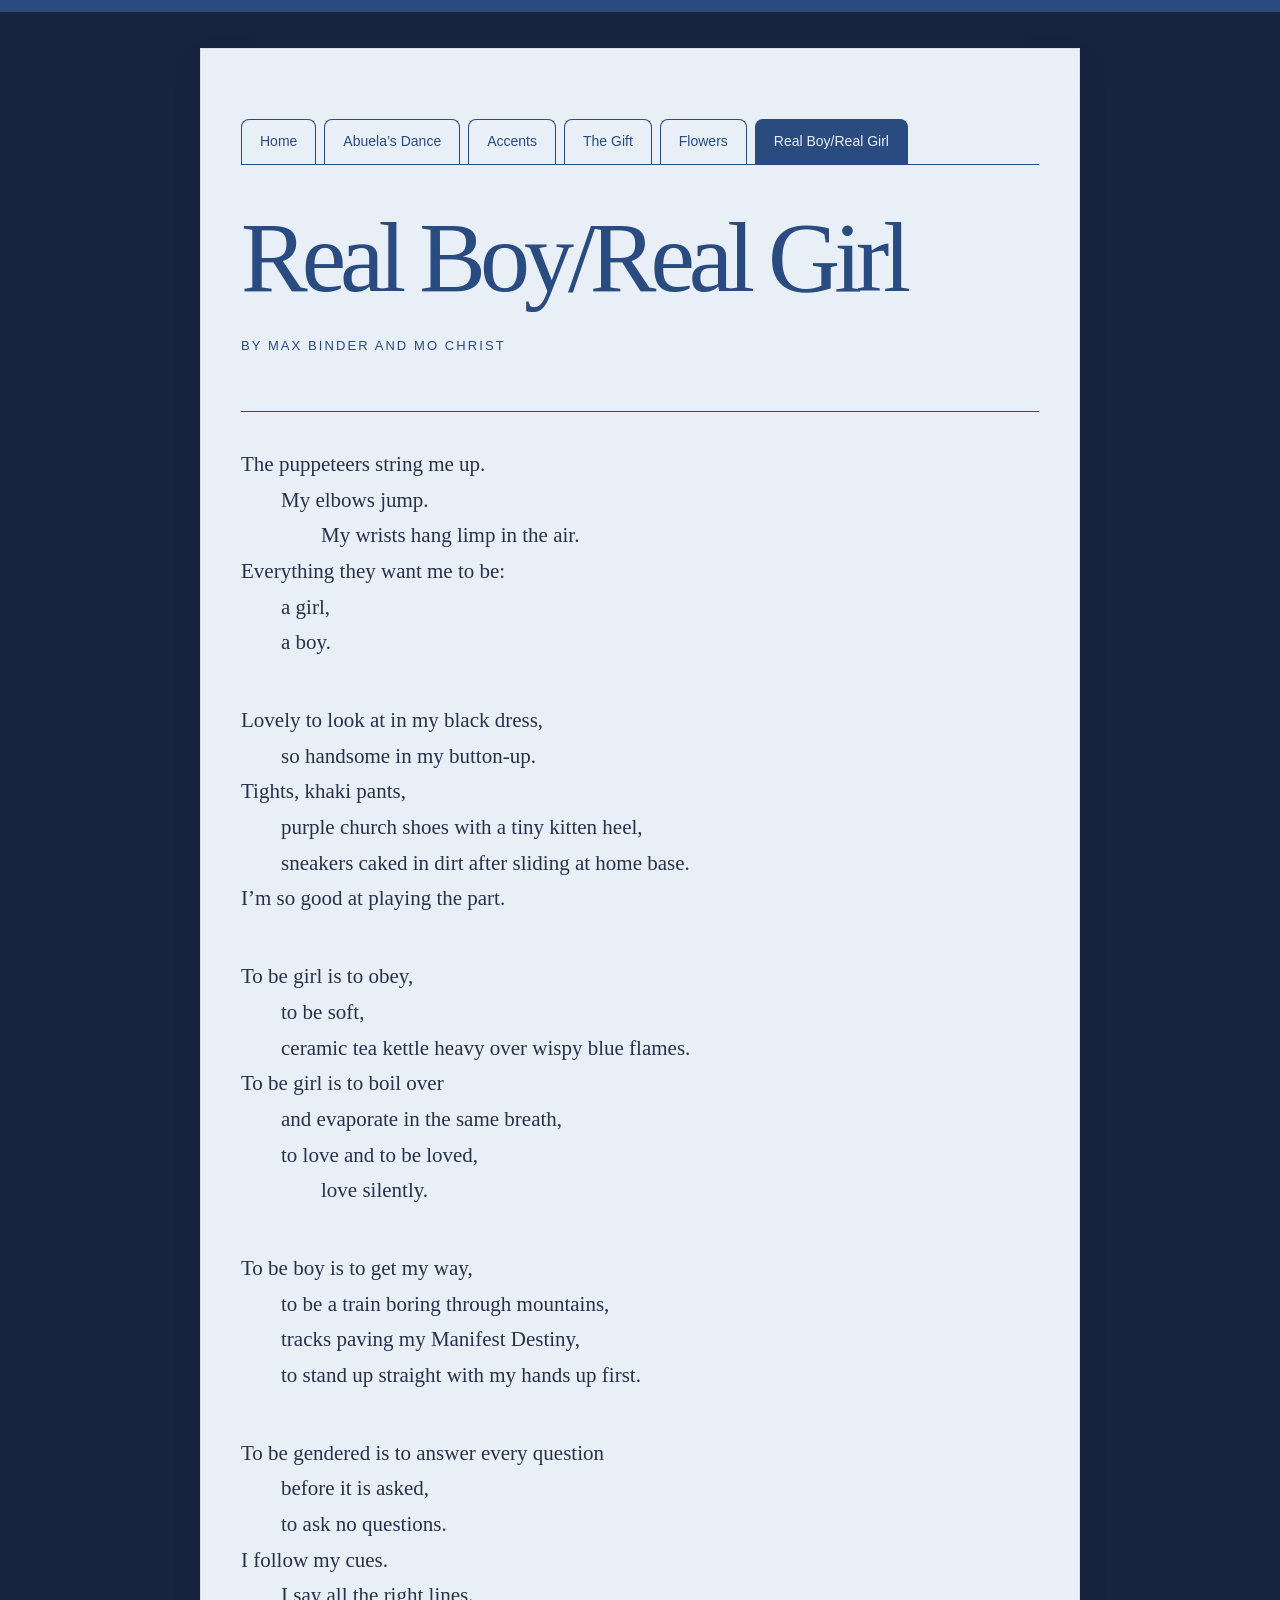
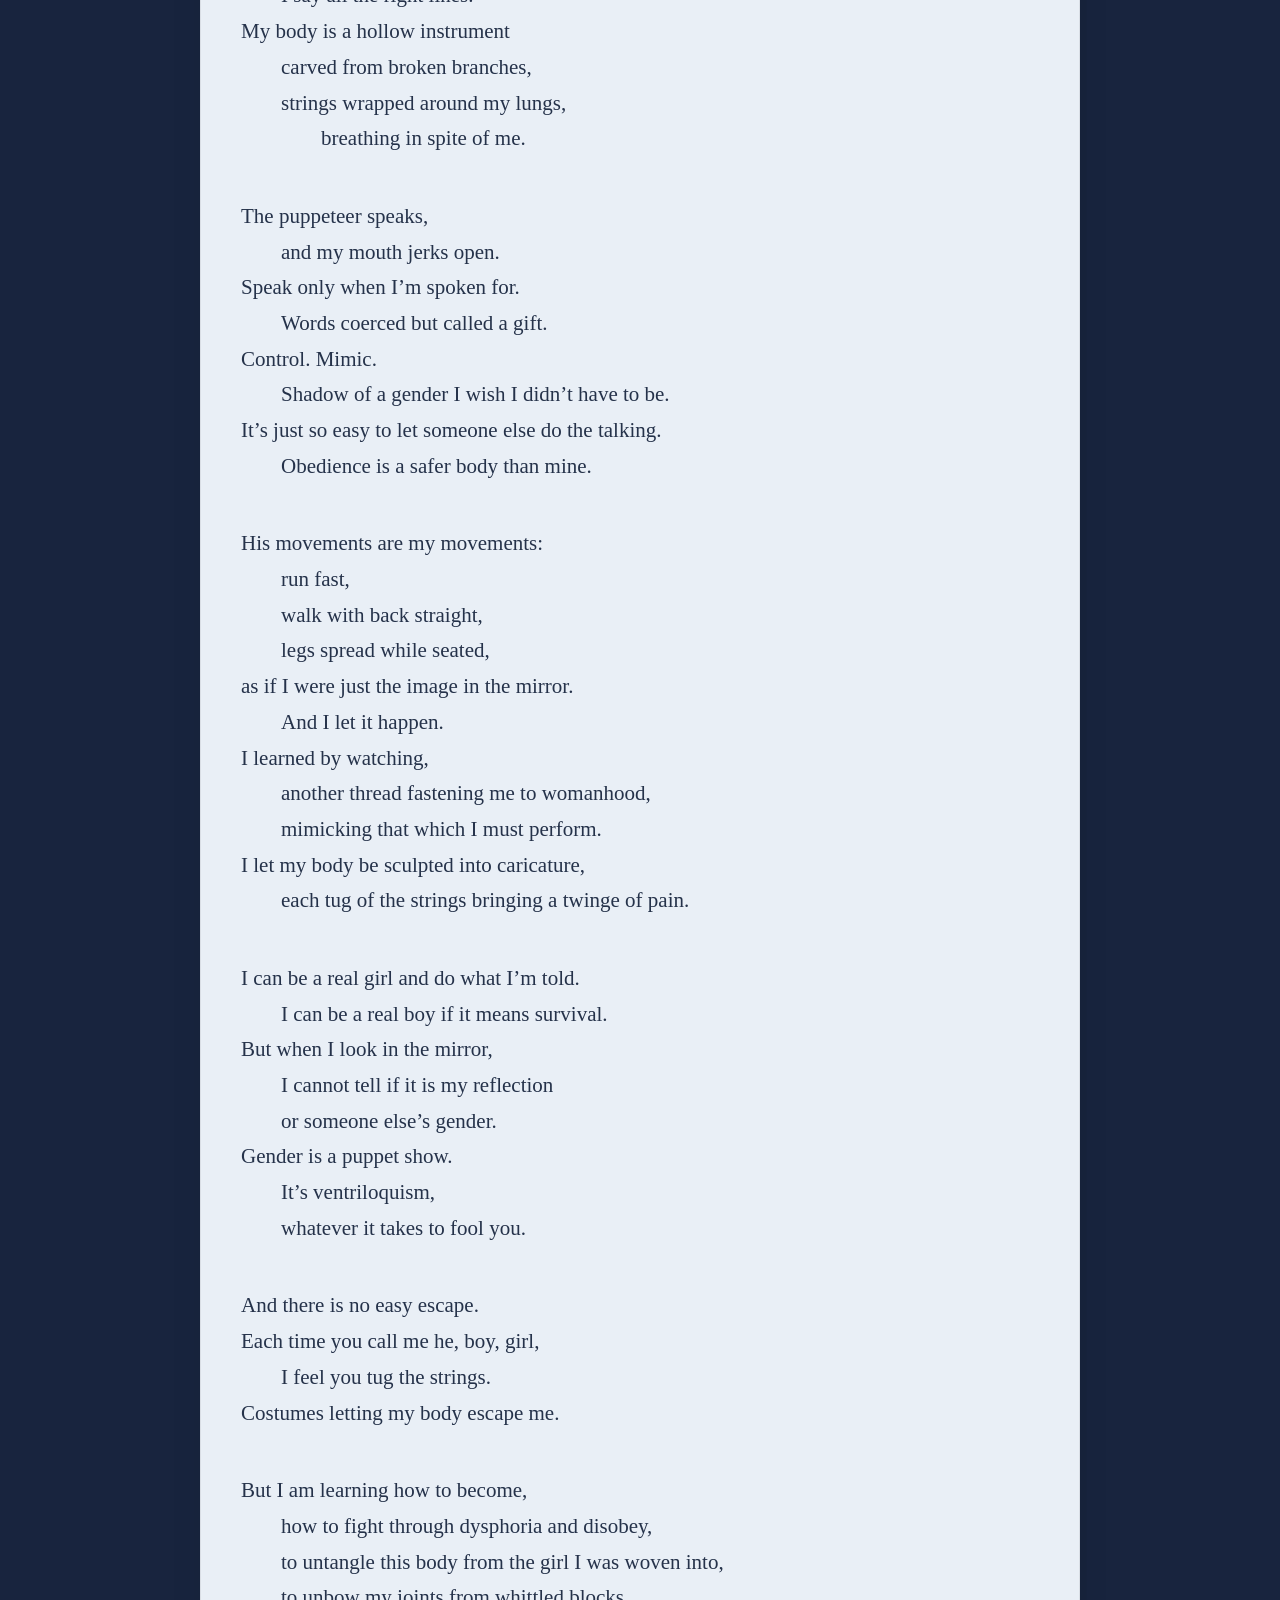
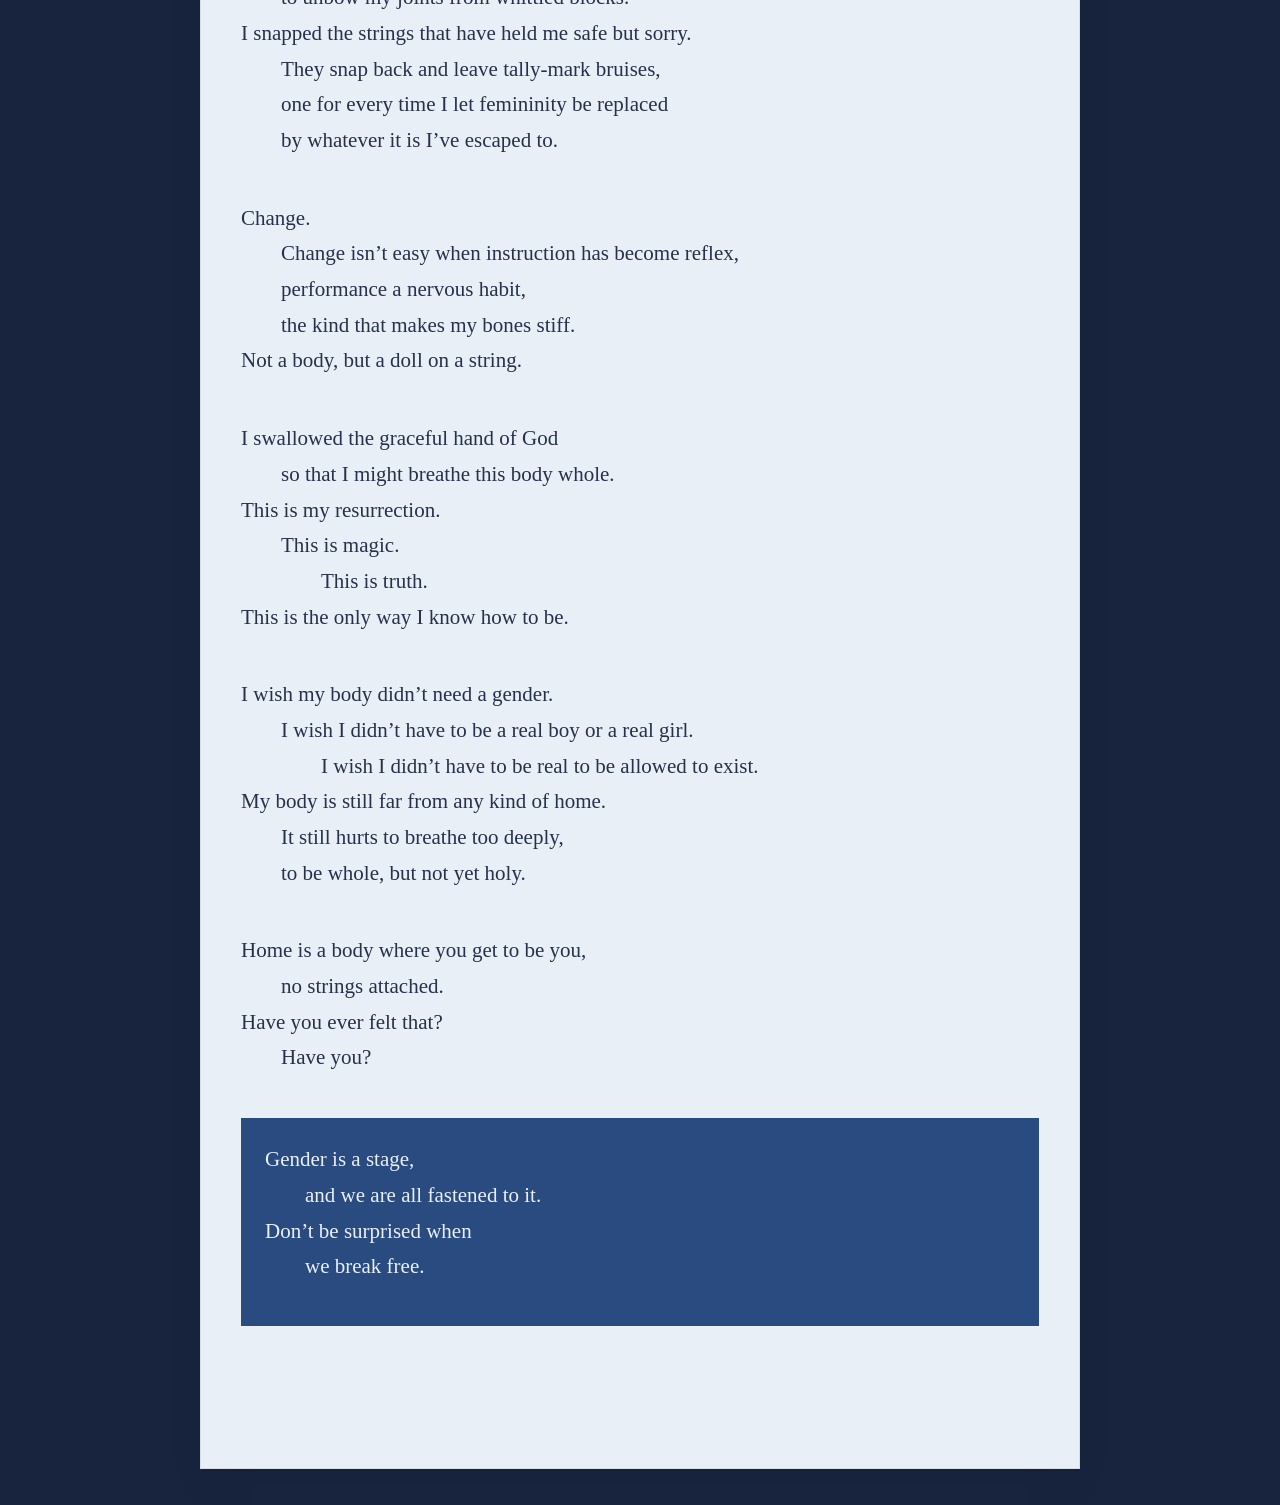
<file: p1-zine/realboy-real-girl.html>
<!DOCTYPE html>
<html lang="en">
<head>
  <meta charset="UTF-8">
  <!-- tells the browser to use the device width for the page -->
  <meta name="viewport" content="width=device-width, initial-scale=1.0">
  <title>Real Boy/Real Girl — Max Binder and Mo Christ</title>
  <!-- all the pages share this CSS file, so one change can update the whole site -->
  <link rel="stylesheet" href="style.css">
</head>
<body class="real-page">
<!-- main holds the main content of this page -->
<main>
<!-- one more tab for the last poem -->
<!-- these are regular page links. CSS is what makes them look like tabs -->
<nav class="poem-tabs" aria-label="Poems">
  <a href="index.html">Home</a>
  <a href="abuelas-dance.html">Abuela’s Dance</a>
  <a href="accents.html">Accents</a>
  <a href="the-gift.html">The Gift</a>
  <a href="flowers.html">Flowers</a>
  <a href="realboy-real-girl.html" aria-current="page">Real Boy/Real Girl</a>
</nav>
<!-- aria-current on the link above tells CSS which tab to fill in -->
<!-- title and author go together in the header -->
<header>
  <h1>Real Boy/<wbr>Real Girl</h1>
  <p class="byline">by Max Binder and Mo Christ</p>
</header>
<!-- line breaks follow the thoughts now, instead of the video captions -->
<!-- editorial readings to check against audio: "Control. Mimic." and
     "to unbow my joints from whittled blocks." -->
<!-- each span is a line; indent-1 and indent-2 move selected lines inward -->
<p class="real-stanza">
    <span class="poem-line indent-0">The puppeteers string me up.</span>
    <span class="poem-line indent-1">My elbows jump.</span>
    <span class="poem-line indent-2">My wrists hang limp in the air.</span>
    <span class="poem-line indent-0">Everything they want me to be:</span>
    <span class="poem-line indent-1">a girl,</span>
    <span class="poem-line indent-1">a boy.</span>
</p>

<p class="real-stanza">
    <span class="poem-line indent-0">Lovely to look at in my black dress,</span>
    <span class="poem-line indent-1">so handsome in my button-up.</span>
    <span class="poem-line indent-0">Tights, khaki pants,</span>
    <span class="poem-line indent-1">purple church shoes with a tiny kitten heel,</span>
    <span class="poem-line indent-1">sneakers caked in dirt after sliding at home base.</span>
    <span class="poem-line indent-0">I’m so good at playing the part.</span>
</p>

<p class="real-stanza">
    <span class="poem-line indent-0">To be girl is to obey,</span>
    <span class="poem-line indent-1">to be soft,</span>
    <span class="poem-line indent-1">ceramic tea kettle heavy over wispy blue flames.</span>
    <span class="poem-line indent-0">To be girl is to boil over</span>
    <span class="poem-line indent-1">and evaporate in the same breath,</span>
    <span class="poem-line indent-1">to love and to be loved,</span>
    <span class="poem-line indent-2">love silently.</span>
</p>

<p class="real-stanza">
    <span class="poem-line indent-0">To be boy is to get my way,</span>
    <span class="poem-line indent-1">to be a train boring through mountains,</span>
    <span class="poem-line indent-1">tracks paving my Manifest Destiny,</span>
    <span class="poem-line indent-1">to stand up straight with my hands up first.</span>
</p>

<p class="real-stanza">
    <span class="poem-line indent-0">To be gendered is to answer every question</span>
    <span class="poem-line indent-1">before it is asked,</span>
    <span class="poem-line indent-1">to ask no questions.</span>
    <span class="poem-line indent-0">I follow my cues.</span>
    <span class="poem-line indent-1">I say all the right lines.</span>
    <span class="poem-line indent-0">My body is a hollow instrument</span>
    <span class="poem-line indent-1">carved from broken branches,</span>
    <span class="poem-line indent-1">strings wrapped around my lungs,</span>
    <span class="poem-line indent-2">breathing in spite of me.</span>
</p>

<p class="real-stanza">
    <span class="poem-line indent-0">The puppeteer speaks,</span>
    <span class="poem-line indent-1">and my mouth jerks open.</span>
    <span class="poem-line indent-0">Speak only when I’m spoken for.</span>
    <span class="poem-line indent-1">Words coerced but called a gift.</span>
    <span class="poem-line indent-0">Control. Mimic.</span>
    <span class="poem-line indent-1">Shadow of a gender I wish I didn’t have to be.</span>
    <span class="poem-line indent-0">It’s just so easy to let someone else do the talking.</span>
    <span class="poem-line indent-1">Obedience is a safer body than mine.</span>
</p>

<p class="real-stanza">
    <span class="poem-line indent-0">His movements are my movements:</span>
    <span class="poem-line indent-1">run fast,</span>
    <span class="poem-line indent-1">walk with back straight,</span>
    <span class="poem-line indent-1">legs spread while seated,</span>
    <span class="poem-line indent-0">as if I were just the image in the mirror.</span>
    <span class="poem-line indent-1">And I let it happen.</span>
    <span class="poem-line indent-0">I learned by watching,</span>
    <span class="poem-line indent-1">another thread fastening me to womanhood,</span>
    <span class="poem-line indent-1">mimicking that which I must perform.</span>
    <span class="poem-line indent-0">I let my body be sculpted into caricature,</span>
    <span class="poem-line indent-1">each tug of the strings bringing a twinge of pain.</span>
</p>

<p class="real-stanza">
    <span class="poem-line indent-0">I can be a real girl and do what I’m told.</span>
    <span class="poem-line indent-1">I can be a real boy if it means survival.</span>
    <span class="poem-line indent-0">But when I look in the mirror,</span>
    <span class="poem-line indent-1">I cannot tell if it is my reflection</span>
    <span class="poem-line indent-1">or someone else’s gender.</span>
    <span class="poem-line indent-0">Gender is a puppet show.</span>
    <span class="poem-line indent-1">It’s ventriloquism,</span>
    <span class="poem-line indent-1">whatever it takes to fool you.</span>
</p>

<p class="real-stanza">
    <span class="poem-line indent-0">And there is no easy escape.</span>
    <span class="poem-line indent-0">Each time you call me he, boy, girl,</span>
    <span class="poem-line indent-1">I feel you tug the strings.</span>
    <span class="poem-line indent-0">Costumes letting my body escape me.</span>
</p>

<p class="real-stanza">
    <span class="poem-line indent-0">But I am learning how to become,</span>
    <span class="poem-line indent-1">how to fight through dysphoria and disobey,</span>
    <span class="poem-line indent-1">to untangle this body from the girl I was woven into,</span>
    <span class="poem-line indent-1">to unbow my joints from whittled blocks.</span>
    <span class="poem-line indent-0">I snapped the strings that have held me safe but sorry.</span>
    <span class="poem-line indent-1">They snap back and leave tally-mark bruises,</span>
    <span class="poem-line indent-1">one for every time I let femininity be replaced</span>
    <span class="poem-line indent-1">by whatever it is I’ve escaped to.</span>
</p>

<p class="real-stanza">
    <span class="poem-line indent-0">Change.</span>
    <span class="poem-line indent-1">Change isn’t easy when instruction has become reflex,</span>
    <span class="poem-line indent-1">performance a nervous habit,</span>
    <span class="poem-line indent-1">the kind that makes my bones stiff.</span>
    <span class="poem-line indent-0">Not a body, but a doll on a string.</span>
</p>

<p class="real-stanza">
    <span class="poem-line indent-0">I swallowed the graceful hand of God</span>
    <span class="poem-line indent-1">so that I might breathe this body whole.</span>
    <span class="poem-line indent-0">This is my resurrection.</span>
    <span class="poem-line indent-1">This is magic.</span>
    <span class="poem-line indent-2">This is truth.</span>
    <span class="poem-line indent-0">This is the only way I know how to be.</span>
</p>

<p class="real-stanza">
    <span class="poem-line indent-0">I wish my body didn’t need a gender.</span>
    <span class="poem-line indent-1">I wish I didn’t have to be a real boy or a real girl.</span>
    <span class="poem-line indent-2">I wish I didn’t have to be real to be allowed to exist.</span>
    <span class="poem-line indent-0">My body is still far from any kind of home.</span>
    <span class="poem-line indent-1">It still hurts to breathe too deeply,</span>
    <span class="poem-line indent-1">to be whole, but not yet holy.</span>
</p>

<p class="real-stanza">
    <span class="poem-line indent-0">Home is a body where you get to be you,</span>
    <span class="poem-line indent-1">no strings attached.</span>
    <span class="poem-line indent-0">Have you ever felt that?</span>
    <span class="poem-line indent-1">Have you?</span>
</p>

<p class="real-stanza final-moment">
    <span class="poem-line indent-0">Gender is a stage,</span>
    <span class="poem-line indent-1">and we are all fastened to it.</span>
    <span class="poem-line indent-0">Don’t be surprised when</span>
    <span class="poem-line indent-1">we break free.</span>
</p>
</main>
</body>
</html>
</file>
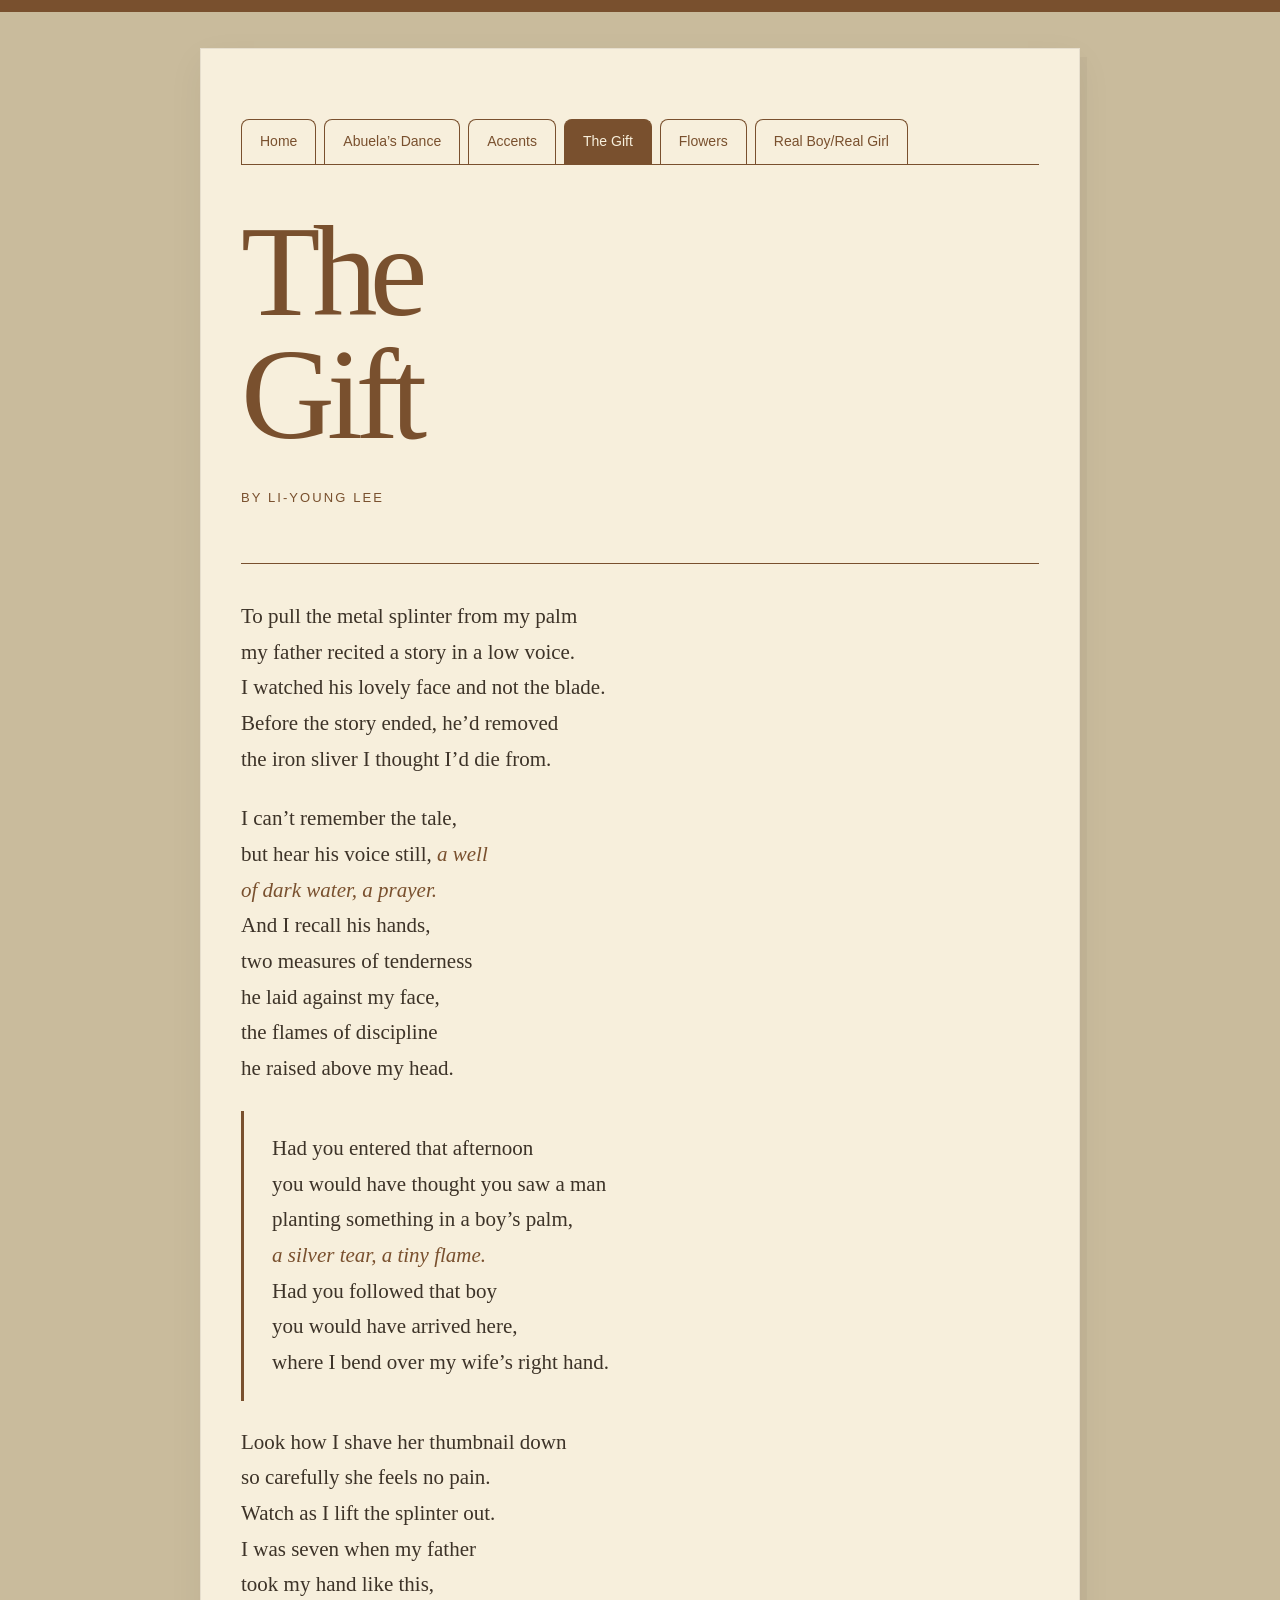
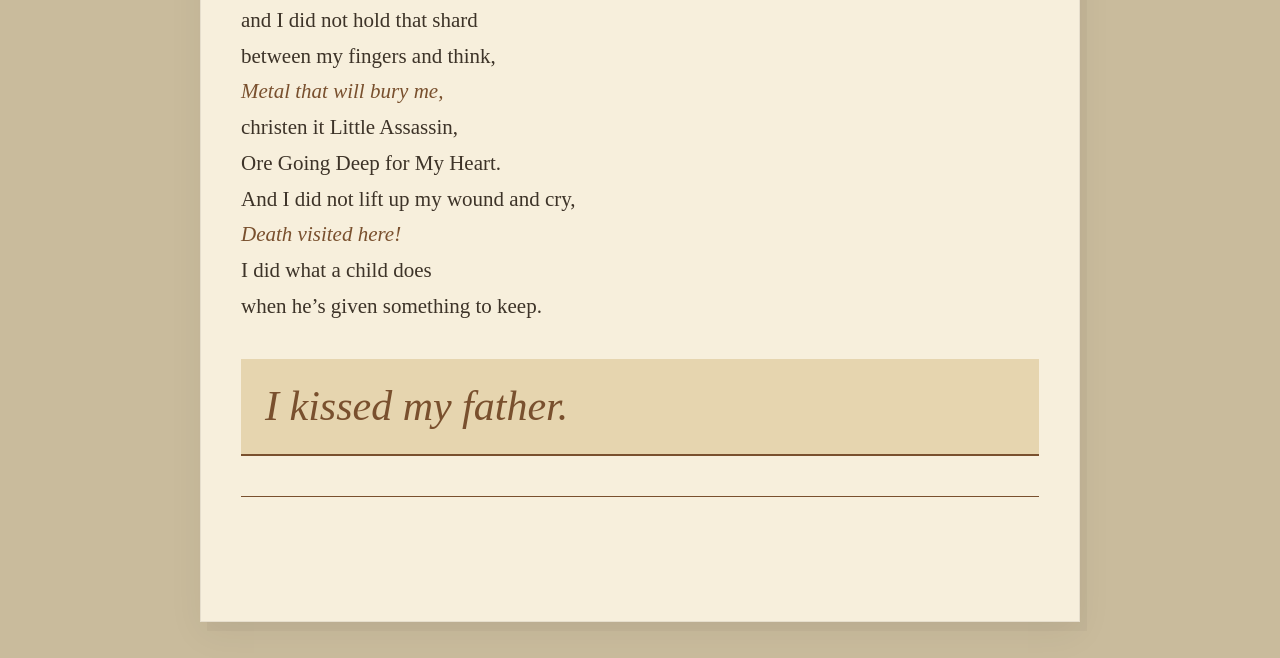
<file: p1-zine/the-gift.html>
<!DOCTYPE html>
<html lang="en">
<head>
  <meta charset="UTF-8">
  <!-- tells the browser to use the device width for the page -->
  <meta name="viewport" content="width=device-width, initial-scale=1.0">
  <title>The Gift — Li-Young Lee</title>
  <!-- all the pages share this CSS file, so one change can update the whole site -->
  <link rel="stylesheet" href="style.css">
</head>
<body class="gift-page">
<!-- main holds the main content of this page -->
<main>
<!-- another poem, another little tab in the zine -->
<!-- these are regular page links. CSS is what makes them look like tabs -->
<nav class="poem-tabs" aria-label="Poems">
  <a href="index.html">Home</a>
  <a href="abuelas-dance.html">Abuela’s Dance</a>
  <a href="accents.html">Accents</a>
  <a href="the-gift.html" aria-current="page">The Gift</a>
  <a href="flowers.html">Flowers</a>
  <a href="realboy-real-girl.html">Real Boy/Real Girl</a>
</nav>
<!-- aria-current on the link above tells CSS which tab to fill in -->
<!-- title and author go together in the header -->
<header>
  <h1>The<br>Gift</h1>
  <p class="byline">by Li-Young Lee</p>
</header>
<!-- keeping the lines quiet at first, like his father's voice -->
<p>
  To pull the metal splinter from my palm<br>
  my father recited a story in a low voice.<br>
  I watched his lovely face and not the blade.<br>
  Before the story ended, he’d removed<br>
  the iron sliver I thought I’d die from.
</p>

<p>
  I can’t remember the tale,<br>
  but hear his voice still, <em>a well<br>
  of dark water, a prayer.</em><br>
  And I recall his hands,<br>
  two measures of tenderness<br>
  he laid against my face,<br>
  the flames of discipline<br>
  he raised above my head.
</p>

<!-- this memory sits inside a border, like something saved in a scrapbook -->
<p class="questions">
  Had you entered that afternoon<br>
  you would have thought you saw a man<br>
  planting something in a boy’s palm,<br>
  <em>a silver tear, a tiny flame.</em><br>
  Had you followed that boy<br>
  you would have arrived here,<br>
  where I bend over my wife’s right hand.
</p>

<p>
  Look how I shave her thumbnail down<br>
  so carefully she feels no pain.<br>
  Watch as I lift the splinter out.<br>
  I was seven when my father<br>
  took my hand like this,<br>
  and I did not hold that shard<br>
  between my fingers and think,<br>
  <em>Metal that will bury me,</em><br>
  christen it Little Assassin,<br>
  Ore Going Deep for My Heart.<br>
  And I did not lift up my wound and cry,<br>
  <em>Death visited here!</em><br>
  I did what a child does<br>
  when he’s given something to keep.<br>
  <!-- giving the last line a little room to land -->
  <span class="gift-ending">I kissed my father.</span>
</p>
</main>
</body>
</html>
</file>
<file: p1-zine/style.css>
/* each poem gets its own paper + ink, like different pages in the same zine */
/* these variables save me from typing the same colors over and over */
:root {
  --backdrop: #dec3c8;
  --paper: #faf2e7;
  --ink: #293b32;
  --accent: #245b46;
  --highlight: #ecd0d5;
}

/* lavender and plum for accents. changing these colors updates the whole page */
.accents-page {
  --backdrop: #c6b4d0;
  --paper: #f3edf7;
  --ink: #35283d;
  --accent: #653a77;
  --highlight: #dfc9eb;
}

/* this one feels like an old letter. parchment, brown ink, a little gold */
.gift-page {
  --backdrop: #c9bb9c;
  --paper: #f7efdc;
  --ink: #3d3328;
  --accent: #79502e;
  --highlight: #e6d5af;
}

/* sage paper and yellow highlights for flowers, like a garden notebook */
.flowers-page {
  --backdrop: #b8c7a7;
  --paper: #f4f3e3;
  --ink: #303c2b;
  --accent: #435c32;
  --highlight: #ede2a1;
}

/* midnight blue for this one, like a stage before the lights come up */
.real-page {
  --backdrop: #18243e;
  --paper: #e9eff6;
  --ink: #25324a;
  --accent: #294b80;
  --highlight: #c7d8ed;
}

/* this title is long, so it gets a smaller size and can wrap if needed */
.real-page h1 {
  font-size: clamp(52px, 9vw, 100px);
  overflow-wrap: anywhere;
}

/* the lines step inward when the strings pull, then open back up */
.real-stanza {
  margin: 0 0 42px;
}

/* block puts each span on its own line, even though spans are normally inline */
.poem-line {
  display: block;
}

/* one step inward. clamp sets a minimum, a flexible size, and a maximum */
.real-page .indent-1 {
  margin-left: clamp(18px, 4vw, 40px);
}

/* a second step inward for the lines that feel more pulled by the strings */
.real-page .indent-2 {
  margin-left: clamp(36px, 8vw, 80px);
}

/* the last bit gets its own space */
.final-moment {
  margin-top: 28px;
  padding: 24px;
  background: var(--accent);
  color: var(--paper);
}

.final-moment em {
  color: var(--paper);
}

/* a small number in the margin gives each part a place to start */
.flower-stanza {
  position: relative;
  padding: 24px 0 28px 44px;
  border-bottom: 1px solid var(--highlight);
}

/* absolute places the number relative to its section, which is position: relative */
.stanza-number {
  position: absolute;
  top: 24px;
  left: 0;
  margin: 0;
  color: var(--accent);
  font-family: "Courier New", monospace;
  font-size: 20px;
  line-height: 1.7;
}

.flower-stanza:last-child {
  border-bottom: 0;
}

/* the last word opens up and gets its own patch of sunlight */
.bloom {
  display: block;
  width: fit-content;
  margin-top: 36px;
  padding: 12px 24px;
  background: var(--highlight);
  color: var(--accent);
  font-size: clamp(54px, 10vw, 100px);
  font-style: italic;
  line-height: 1.1;
  border-radius: 50% 45% 48% 42%;
  transform: rotate(-3deg);
}

/* a quieter ending for this poem, like a note tucked away for later */
.gift-ending {
  display: block;
  margin-top: 35px;
  padding: 20px 24px;
  background: var(--highlight);
  color: var(--accent);
  font-size: clamp(26px, 5vw, 42px);
  font-style: italic;
  line-height: 1.3;
  border-bottom: 2px solid var(--accent);
}
/* padding and borders count inside the width instead of making things wider */
* {
  box-sizing: border-box;
}

/* the body sets the background and default text style for the whole page */
body {
  margin: 0;
  background-color: var(--backdrop);
  /* tiny dots give the outside a printed-paper feel without needing an image */
  background-image: radial-gradient(#0000000d 0.6px, transparent 0.6px);
  background-size: 4px 4px;
  color: var(--ink);
  font-family: Georgia, "Times New Roman", serif;
  font-size: clamp(16px, 2vw, 21px);
  line-height: 1.7;
  border-top: 12px solid var(--accent);
}

/* auto margins center the page; padding keeps the words off the edges */
main {
  max-width: 880px;
  margin: 36px auto;
  padding: 70px 40px 100px;
  background: var(--paper);
  border: 1px solid #00000012;
  box-shadow: 7px 9px 0 #00000008, 0 12px 35px #0000000d;
}

/* a thin line separates the title and author from the actual poem */
header {
  border-bottom: 1px solid var(--accent);
  padding-bottom: 30px;
  margin-bottom: 35px;
}

/* links dressed up as tabs. the filled one is the poem you're reading */
/* flex puts the links beside each other; wrap lets them move onto another row */
.poem-tabs {
  display: flex;
  flex-wrap: wrap;
  gap: 8px;
  margin-bottom: 45px;
  border-bottom: 1px solid var(--accent);
  font-family: Arial, sans-serif;
  font-size: 14px;
}

/* the four radius values go top-left, top-right, bottom-right, bottom-left */
.poem-tabs a {
  border: 1px solid var(--accent);
  border-bottom: 0;
  border-radius: 8px 8px 0 0;
  padding: 10px 18px;
  text-decoration: none;
}

/* this only selects the link marked as the current page in the HTML */
.poem-tabs a[aria-current="page"] {
  background: var(--accent);
  color: var(--paper);
}

/* spans let me move individual lines inward */
.accents-page .indent {
  display: inline-block;
  margin-left: 1.5em;
}

.accents-page .step {
  margin-left: 3em;
}

/* her voice gets bigger than the regular text */
.voice {
  margin: 50px 0;
  color: var(--accent);
  font-size: clamp(26px, 4vw, 40px);
  line-height: 1.35;
}

.callout {
  display: inline-block;
  margin-top: 16px;
  color: var(--accent);
  font-size: 1.5em;
  font-style: italic;
  transform: rotate(-3deg);
}

/* plum ink becomes the background when the rhythm picks up */
.rhythm {
  background: var(--accent);
  color: var(--paper);
  padding: 28px;
  margin: 40px 0;
  font-size: 1.3em;
  line-height: 1.5;
}

.salsa {
  display: inline-block;
  color: var(--accent);
  font-weight: bold;
  animation: sway 4s ease-in-out infinite alternate;
}

/* ending on home, with a little extra space to let it land */
.home {
  display: block;
  margin: 24px 0 0 0.5em;
  color: var(--accent);
  font-size: clamp(36px, 7vw, 64px);
  font-style: italic;
  line-height: 1.2;
}

/* clamp lets the title grow with the screen without getting too huge */
h1 {
  color: var(--accent);
  font-size: clamp(64px, 12vw, 130px);
  font-weight: normal;
  line-height: 0.95;
  letter-spacing: -0.06em;
  margin: 0 0 30px;
}

.byline {
  font-family: Arial, sans-serif;
  font-size: 13px;
  letter-spacing: 0.16em;
  text-transform: uppercase;
}

/* a little space after paragraphs keeps the stanzas from running together */
p {
  margin: 0 0 24px;
}

h2,
h3 {
  font-weight: normal;
  line-height: 1.3;
}

h3 {
  color: var(--accent);
  font-size: 1.25em;
  font-style: italic;
}

/* a little color on the words that already have emphasis */
b,
em {
  color: var(--accent);
}

/* underline-offset leaves some breathing room between a link and its underline */
a {
  color: var(--accent);
  text-decoration-thickness: 2px;
  text-underline-offset: 5px;
  transition: background-color 180ms ease;
}

/* hover is for the mouse; focus-visible gives keyboard users feedback too */
a:hover,
a:focus-visible {
  background-color: var(--highlight);
}

/* these lines get their own rhythm once the music starts */
.dance,
.refrain h2 {
  font-size: clamp(45px, 8vw, 85px);
  color: var(--accent);
  letter-spacing: -0.045em;
  line-height: 1.05;
}

/* a negative angle tilts this line slightly to the left */
.dance {
  transform: rotate(-4deg);
  margin: 45px 0 60px;
}

/* border-left draws the line; padding keeps the words from touching it */
.questions {
  border-left: 3px solid var(--accent);
  padding: 20px 0 20px 28px;
}

/* small side-to-side movement, like swaying instead of racing across the page */
.refrain {
  background-color: var(--accent);
  padding: 35px 25px;
  margin: 30px 0;
}

.refrain h2 {
  color: var(--paper);
  margin: 0;
  animation: sway 4s ease-in-out infinite alternate;
}

/* from and to are the two poses. alternate makes the animation move back and forth */
@keyframes sway {
  from { transform: translateX(-5px) rotate(-2deg); }
  to { transform: translateX(5px) rotate(2deg); }
}

/* letting the last few lines settle down again */
main > p:last-child {
  border-bottom: 1px solid var(--accent);
  padding-bottom: 40px;
}

/* these are the colors you see when you select text */
::selection {
  background: var(--highlight);
  color: var(--ink);
}

/* keeping the author credit simple, underneath the title */
.byline {
  color: var(--accent);
}

/* making the highlighted bits feel like scraps pasted onto the page */
.rhythm,
.refrain {
  box-shadow: 5px 5px 0 var(--highlight);
}

/* bold words inside the dark paper need the light ink too */
.rhythm b,
.rhythm em {
  color: var(--paper);
}

/* five simple squares, each matching the colors of its poem */
.home-page {
  background: #fff;
  color: #292e25;
  border-top: 0;
}

/* matching square dimensions for the photos and links */
/* aspect-ratio keeps these square; flex stacks the title above the author */
.poem-square {
  display: flex;
  flex-direction: column;
  justify-content: center;
  aspect-ratio: 1;
  width: clamp(150px, 14vw, 190px);
  max-width: 100%;
  min-width: 0;
  padding: 20px;
  border: 1px solid #292e2533;
  color: var(--tile-ink);
  background-color: var(--tile-paper);
  text-decoration: none;
  transition: box-shadow 180ms ease;
}

/* an inset shadow draws the hover border inside, so the square does not shift */
.poem-square:hover,
.poem-square:focus-visible {
  background-color: var(--tile-paper);
  box-shadow: inset 0 0 0 4px var(--tile-ink);
  outline: none;
}

/* each square has its own pair of colors, used by the shared square styles */
.square-dance { --tile-paper: #dec3c8; --tile-ink: #245b46; }
.square-accents { --tile-paper: #c6b4d0; --tile-ink: #563064; }
.square-gift { --tile-paper: #d3bb94; --tile-ink: #553921; }
.square-flowers { --tile-paper: #c6d493; --tile-ink: #374d27; }
.square-real { --tile-paper: #243e6a; --tile-ink: #e3edf7; }

/* titles are headings so the homepage still has a clear structure */
.poem-square h2 {
  margin: 0 0 18px;
  font-size: 28px;
  line-height: 1.1;
  letter-spacing: -0.04em;
  overflow-wrap: anywhere;
}

/* smaller sans-serif text separates the author from the poem title */
.poem-square p {
  margin: 0;
  font-family: Arial, sans-serif;
  font-size: 12px;
  line-height: 1.5;
}

/* same dimensions as the poem squares. cover keeps the photo from stretching */
.home-photo {
  display: block;
  width: clamp(150px, 14vw, 190px);
  max-width: 100%;
  height: auto;
  aspect-ratio: 1;
  object-fit: cover;
  /*transition: transform 180ms;*/
}

/* scale changes the appearance without moving the other squares around */
.home-photo:hover {
  transform: scale(0.96);
}

/* the grid is just a base; offsets below make the arrangement feel less lined up */
.home-page .poem-grid {
  display: grid;
  grid-template-columns: repeat(5, minmax(0, 1fr));
  column-gap: 44px;
  row-gap: 100px;
  max-width: 1560px;
  align-items: center;
  margin: 0 auto;
  padding: 90px 50px 110px;
  border: 0;
  box-shadow: none;
  background: transparent;
}

.home-page .poem-square,
.home-photo {
  width: 100%;
  max-width: 190px;
  justify-self: center;
  margin: 0;
}

/* a bigger title in its own grid space keeps the surrounding squares clear */
.collection-title {
  grid-column: 2 / 5;
  grid-row: 2;
  margin: 0;
  padding: 0;
  color: #292e25;
  font-size: clamp(24px, 12vw, 160px);
  line-height: 1;
  letter-spacing: -0.06em;
  text-align: center;
}

/* bigger vertical gaps give these offsets room without letting squares overlap */
.photo-1 {
  grid-column: 1; grid-row: 1;
  translate: 0 45px;
}
.square-dance {
  grid-column: 2; grid-row: 1;
  translate: -12px -30px;
}
.photo-2 {
  grid-column: 3; grid-row: 1;
  translate: 0 50px;
}
.square-accents {
  grid-column: 4; grid-row: 1;
  translate: 12px -45px;
}
.photo-3 {
  grid-column: 5; grid-row: 1;
  translate: 0 65px;
}

/* the side pieces pull inward toward the title */
.square-gift {
  grid-column: 1; grid-row: 2;
  translate: 14px 35px;
}
.photo-4 {
  grid-column: 5; grid-row: 2;
  translate: -14px 55px;
}

/* the lower pieces spread out at different heights */
.square-flowers {
  grid-column: 5; grid-row: 3;
  translate: 0 -25px;
}
.photo-5 {
  grid-column: 2; grid-row: 3;
  translate: 14px -35px;
}
.square-real {
  grid-column: 4; grid-row: 3;
  translate: -14px 30px;
}
.photo-6 {
  grid-column: 1; grid-row: 3;
  translate: 0 40px;
}
</file>
<file: s4p-css-begin/style.css>
p {
  color: blue;
  font-size: 18px;
}

/* ----Class selector---- */
.highlight {
  background-color: yellow;
  font-weight: bold;
}

/* ----ID selector---- */
#special {
  color: red;
  text-decoration: underline;
}

/* ----adding fonts -----*/

.fancy-text {
  font-family: cursive;
  font-size: 20px;
  color: darkblue;
}

/* if the fonts is google fonts */
 .google-font {
  font-family: "Roboto", sans-serif;
}
</file>
<file: s4p-css-displayStarter/styles.css>
p{
            color:blue;
            font-size: 18 px;
        }

        .highlight{
              background-color: yellow; 
              font-weight: bold; 
        }
        #special{
            color: red; 

            text-decoration: underline; 
        }

        .fancy-text{
            font-family:"Arial", sans-serif;
            font-size: 20px;
            color: darkblue;
        }
        .google-font{
            font-family: "Roboto", sans-serif;
        }

        .position-demo {
	border: 2px dashed gray; 
	margin: 20px 0; 
	padding: 20px; 
	height: 300px; 
	overflow: auto;  
	position: relative; 
} 

/* Static (default) */ 
.static-box { 
	position: static;  
	background: lightblue; 
	padding: 10px; 
	margin-bottom: 10px; 
} 

/* Relative */ 
.relative-box { 
	position: relative; 
	left: 20px;  
	top: 10px;  
	background: lightgreen; 
	padding: 10px; 
	margin-bottom: 10px; 
}  

/* Absolute */ 
.absolute-box { 
	position: absolute;
	top: 40px; 
	right: 10px; 
	background: pink; 
	padding: 10px; 
} 

/* Fixed */ 
.fixed-box { 
	position: fixed; 
	bottom: 10px; 
	right: 10px; 
	background: orange; 
	padding: 10px; 
} 

/* Sticky */ 
.sticky-box { 
	position: sticky; 
	top: 0; 
	background: yellow; 
	padding: 10px; 
} 

        /* .hosted-font{
            font-family: 'GhastlyPanic';
            src: url('../GhastlyPanic.ttf');


        }
  */
</file>
<file: zine-recreate/style.css>
/* Page colors and text */
body {
  background-color: cornflowerblue;
  color: cornsilk;
  font-family: Arial, sans-serif;
  font-size: 16px;
  margin: 10px;
}

h1 {
  font-size: 64px;
  font-weight: normal;
  margin: 0;
}

/* A border underneath each publication */
.publications p {
  border-bottom: 1px solid cornsilk;
  padding: 6px 0;
  margin: 0;
}

.headings {
  font-size: 24px;
  border-top: 1px solid cornsilk;
}

/* Inline-block lets each span have a width. */
.publications span {
  display: inline-block;
}

.number {
  width: 12%;
}

.title {
  width: 45%;
}

.author {
  width: 28%;
}

.mobile {
  width: 10%;
}

.sound-note {
  font-size: 14px;
}

/* About the project */
.about {
  width: 90%;
  margin-top: 60px;
  border-top: 1px solid cornsilk;
}
</file>
